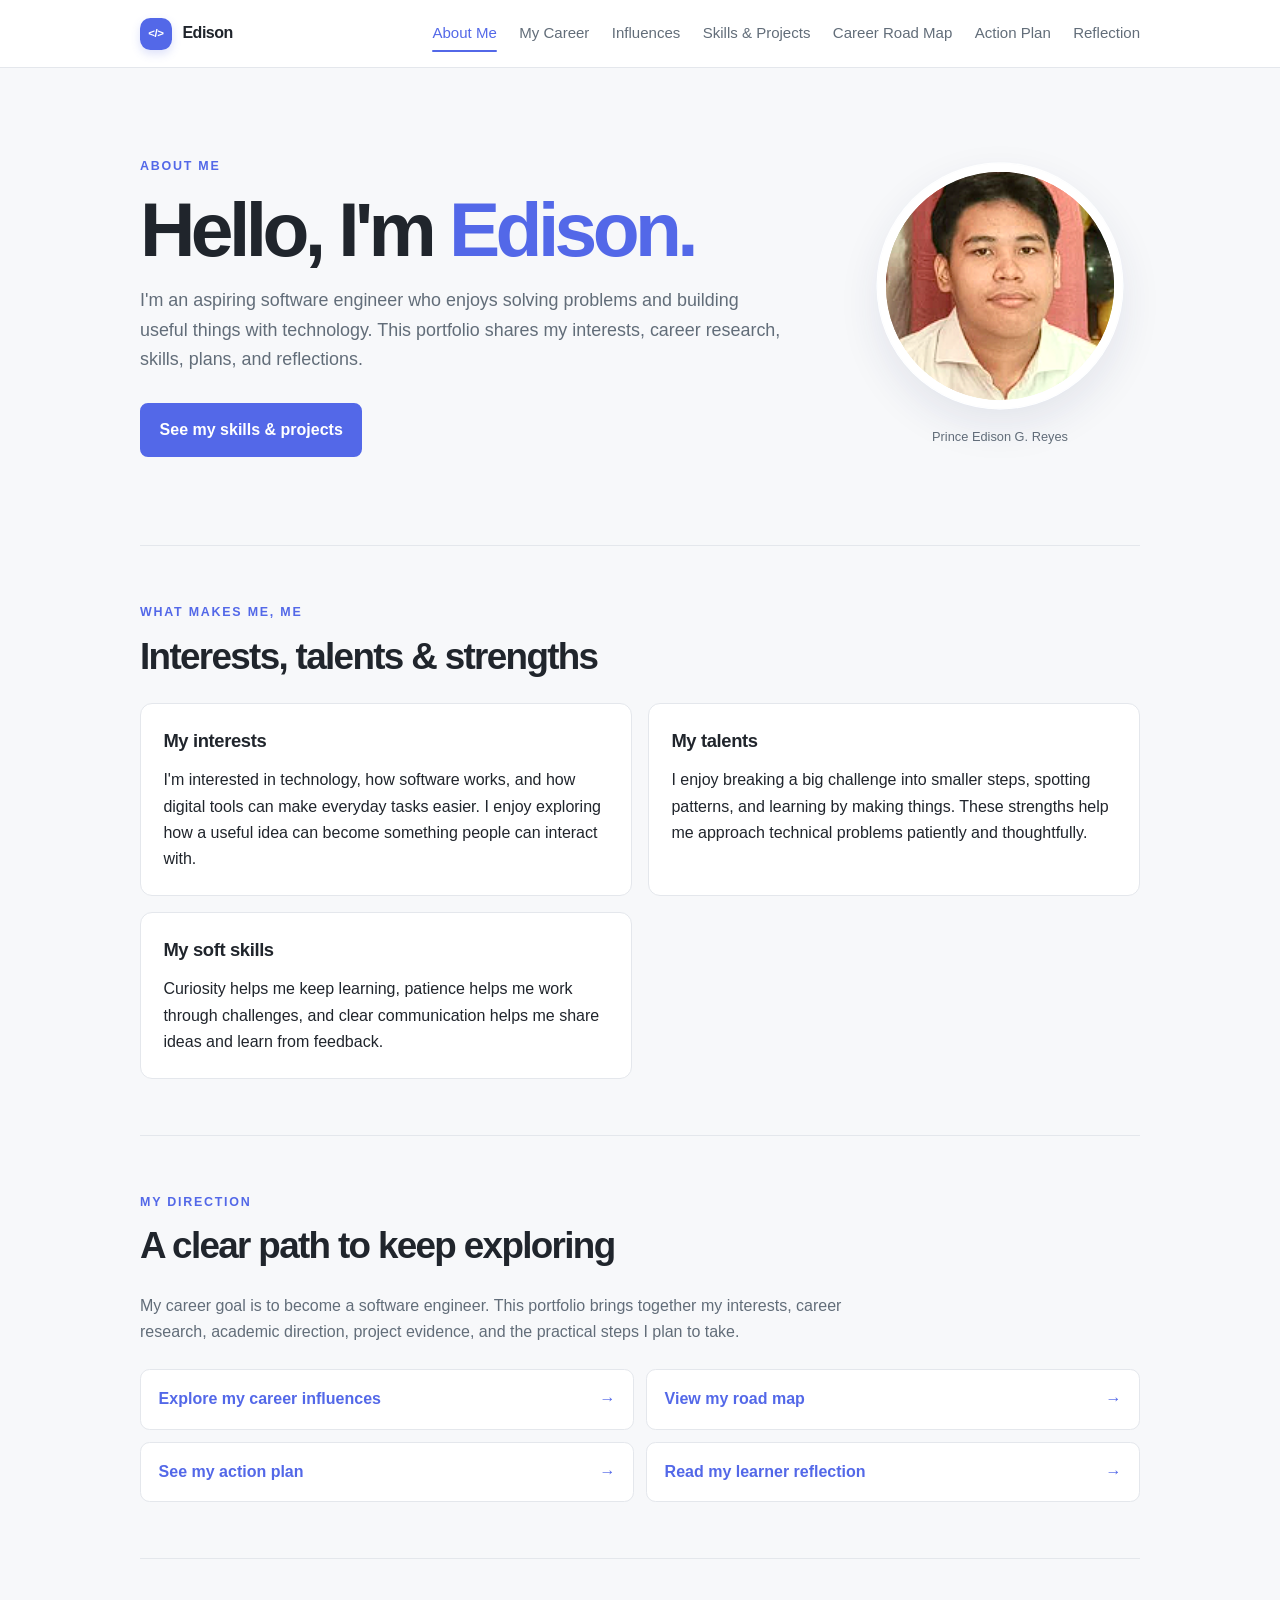
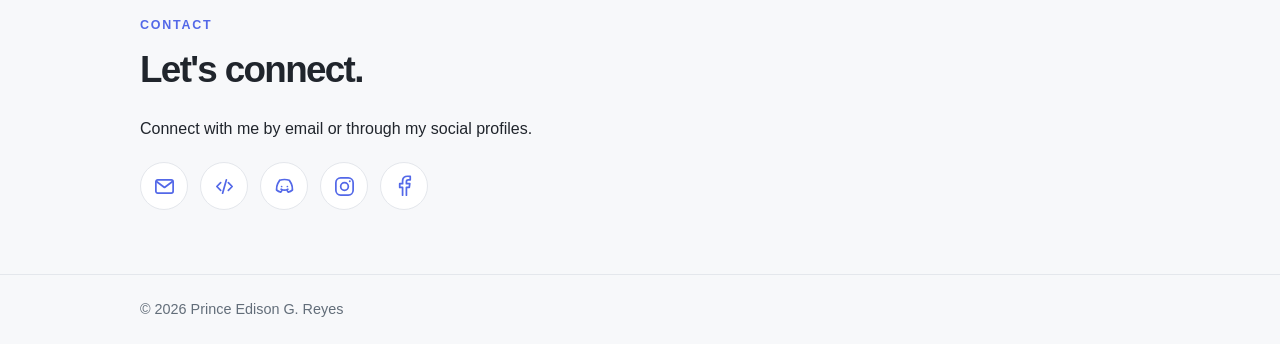
<file: index.html>
<!DOCTYPE html>
<html lang="en">
<head>
  <meta charset="UTF-8">
  <meta name="viewport" content="width=device-width, initial-scale=1.0">
  <meta name="description" content="About Prince Edison G. Reyes, an aspiring software engineer.">
  <title>About Me | Edison</title>
  <meta property="og:type" content="website">
  <meta property="og:title" content="Edison | Aspiring Software Engineer">
  <meta property="og:description" content="Explore my background, career goals, projects, and journey toward software engineering.">
  <meta property="og:url" content="https://lorddesso54.github.io/Portfolio/">
  <meta property="og:image" content="https://lorddesso54.github.io/Portfolio/portfolio-evidence.png">
  <meta property="og:image:alt" content="Screenshot of Edison's software engineering career portfolio">
  <meta name="twitter:card" content="summary_large_image">
  <meta name="twitter:title" content="Edison | Aspiring Software Engineer">
  <meta name="twitter:description" content="Explore my background, career goals, projects, and journey toward software engineering.">
  <meta name="twitter:image" content="https://lorddesso54.github.io/Portfolio/portfolio-evidence.png">
  <link rel="stylesheet" href="style.css">
</head>
<body>
  <header class="site-header">
    <div class="container nav">
      <a class="brand" href="index.html"><span class="brand-mark" aria-hidden="true">&lt;/&gt;</span><span>Edison</span></a>
      <nav aria-label="Main navigation">
        <a href="index.html" aria-current="page">About Me</a>
        <a href="career.html">My Career</a>
        <a href="influences.html">Influences</a>
        <a href="skills-projects.html">Skills &amp; Projects</a>
        <a href="career-roadmap.html">Career Road Map</a>
        <a href="action-plan.html">Action Plan</a>
        <a href="reflection.html">Reflection</a>
      </nav>
    </div>
  </header>

  <main class="container">
    <section class="hero about-hero" aria-labelledby="intro-title">
      <div class="hero-copy">
        <p class="eyebrow">About me</p>
        <h1 id="intro-title">Hello, I'm <span class="accent-text">Edison.</span></h1>
        <p class="intro">I'm an aspiring software engineer who enjoys solving problems and building useful things with technology. This portfolio shares my interests, career research, skills, plans, and reflections.</p>
        <a class="button" href="skills-projects.html">See my skills &amp; projects</a>
      </div>
      <figure class="portrait">
        <img class="profile-photo" src="profile-photo.jpg" alt="Portrait of Prince Edison G. Reyes">
        <figcaption class="photo-caption">Prince Edison G. Reyes</figcaption>
      </figure>
    </section>

    <section class="content-section" aria-labelledby="about-title">
      <p class="eyebrow">What makes me, me</p>
      <h2 class="section-title" id="about-title">Interests, talents &amp; strengths</h2>
      <div class="info-grid">
        <article class="info-card">
          <h3>My interests</h3>
          <p>I'm interested in technology, how software works, and how digital tools can make everyday tasks easier. I enjoy exploring how a useful idea can become something people can interact with.</p>
        </article>
        <article class="info-card">
          <h3>My talents</h3>
          <p>I enjoy breaking a big challenge into smaller steps, spotting patterns, and learning by making things. These strengths help me approach technical problems patiently and thoughtfully.</p>
        </article>
        <article class="info-card">
          <h3>My soft skills</h3>
          <p>Curiosity helps me keep learning, patience helps me work through challenges, and clear communication helps me share ideas and learn from feedback.</p>
        </article>
      </div>
    </section>

    <section class="content-section" aria-labelledby="reflection-preview-title">
      <p class="eyebrow">My direction</p>
      <h2 class="section-title" id="reflection-preview-title">A clear path to keep exploring</h2>
      <p class="section-lead">My career goal is to become a software engineer. This portfolio brings together my interests, career research, academic direction, project evidence, and the practical steps I plan to take.</p>
      <div class="quick-links">
        <a class="quick-link" href="influences.html">Explore my career influences <span aria-hidden="true">&rarr;</span></a>
        <a class="quick-link" href="career-roadmap.html">View my road map <span aria-hidden="true">&rarr;</span></a>
        <a class="quick-link" href="action-plan.html">See my action plan <span aria-hidden="true">&rarr;</span></a>
        <a class="quick-link" href="reflection.html">Read my learner reflection <span aria-hidden="true">&rarr;</span></a>
      </div>
    </section>

    <section class="content-section contact-section" aria-labelledby="contact-title">
      <p class="eyebrow">Contact</p>
      <h2 class="section-title" id="contact-title">Let's connect.</h2>
      <p>Connect with me by email or through my social profiles.</p>
      <div class="social-links" aria-label="Contact and social links">
        <a class="social-link" href="mailto:princeedisonreyes@gmail.com" aria-label="Email Edison" title="Email">
          <svg viewBox="0 0 24 24" aria-hidden="true">
            <rect x="3" y="5" width="18" height="14" rx="2"></rect>
            <path d="m4 7 8 6 8-6"></path>
          </svg>
        </a>
        <a class="social-link" href="https://github.com/lorddesso54" target="_blank" rel="noopener noreferrer" aria-label="Edison's GitHub profile" title="GitHub">
          <svg viewBox="0 0 24 24" aria-hidden="true">
            <path d="M8 8 4 12l4 4M16 8l4 4-4 4M14 5l-4 14"></path>
          </svg>
        </a>
        <a class="social-link" href="https://discord.com/users/559382779100397589" target="_blank" rel="noopener noreferrer" aria-label="Edison's Discord" title="Discord">
          <svg viewBox="0 0 24 24" aria-hidden="true">
            <path d="M7 5.5A16 16 0 0 1 12 4.7a16 16 0 0 1 5 .8l2 3.3a15 15 0 0 1 1.3 6.8 13 13 0 0 1-4.5 2.3l-1-1.6M9.2 16.3l-1 1.6a13 13 0 0 1-4.5-2.3A15 15 0 0 1 5 8.8l2-3.3"></path>
            <path d="M9 12h.01M15 12h.01M8.5 14.8a7 7 0 0 0 7 0"></path>
          </svg>
        </a>
        <a class="social-link" href="https://www.instagram.com/dessooo0/?hl=el" target="_blank" rel="noopener noreferrer" aria-label="Edison's Instagram profile" title="Instagram">
          <svg viewBox="0 0 24 24" aria-hidden="true">
            <rect x="3" y="3" width="18" height="18" rx="5"></rect>
            <circle cx="12" cy="12" r="4"></circle>
            <circle class="icon-dot" cx="17.5" cy="6.5" r="1"></circle>
          </svg>
        </a>
        <a class="social-link" href="https://www.facebook.com/princeedison.reyes.1" target="_blank" rel="noopener noreferrer" aria-label="Edison's Facebook profile" title="Facebook">
          <svg viewBox="0 0 24 24" aria-hidden="true">
            <path d="M14 21v-8h3l.5-4H14V7c0-1.2.4-2 2-2h2V1.5c-.8-.1-1.8-.2-3-.2-3 0-5 1.8-5 5.2V9H7v4h3v8"></path>
          </svg>
        </a>
      </div>
    </section>
  </main>

  <footer class="site-footer">
    <div class="container">
      <p>&copy; <span id="current-year"></span> Prince Edison G. Reyes</p>
    </div>
  </footer>
  <script src="script.js"></script>
</body>
</html>
</file>
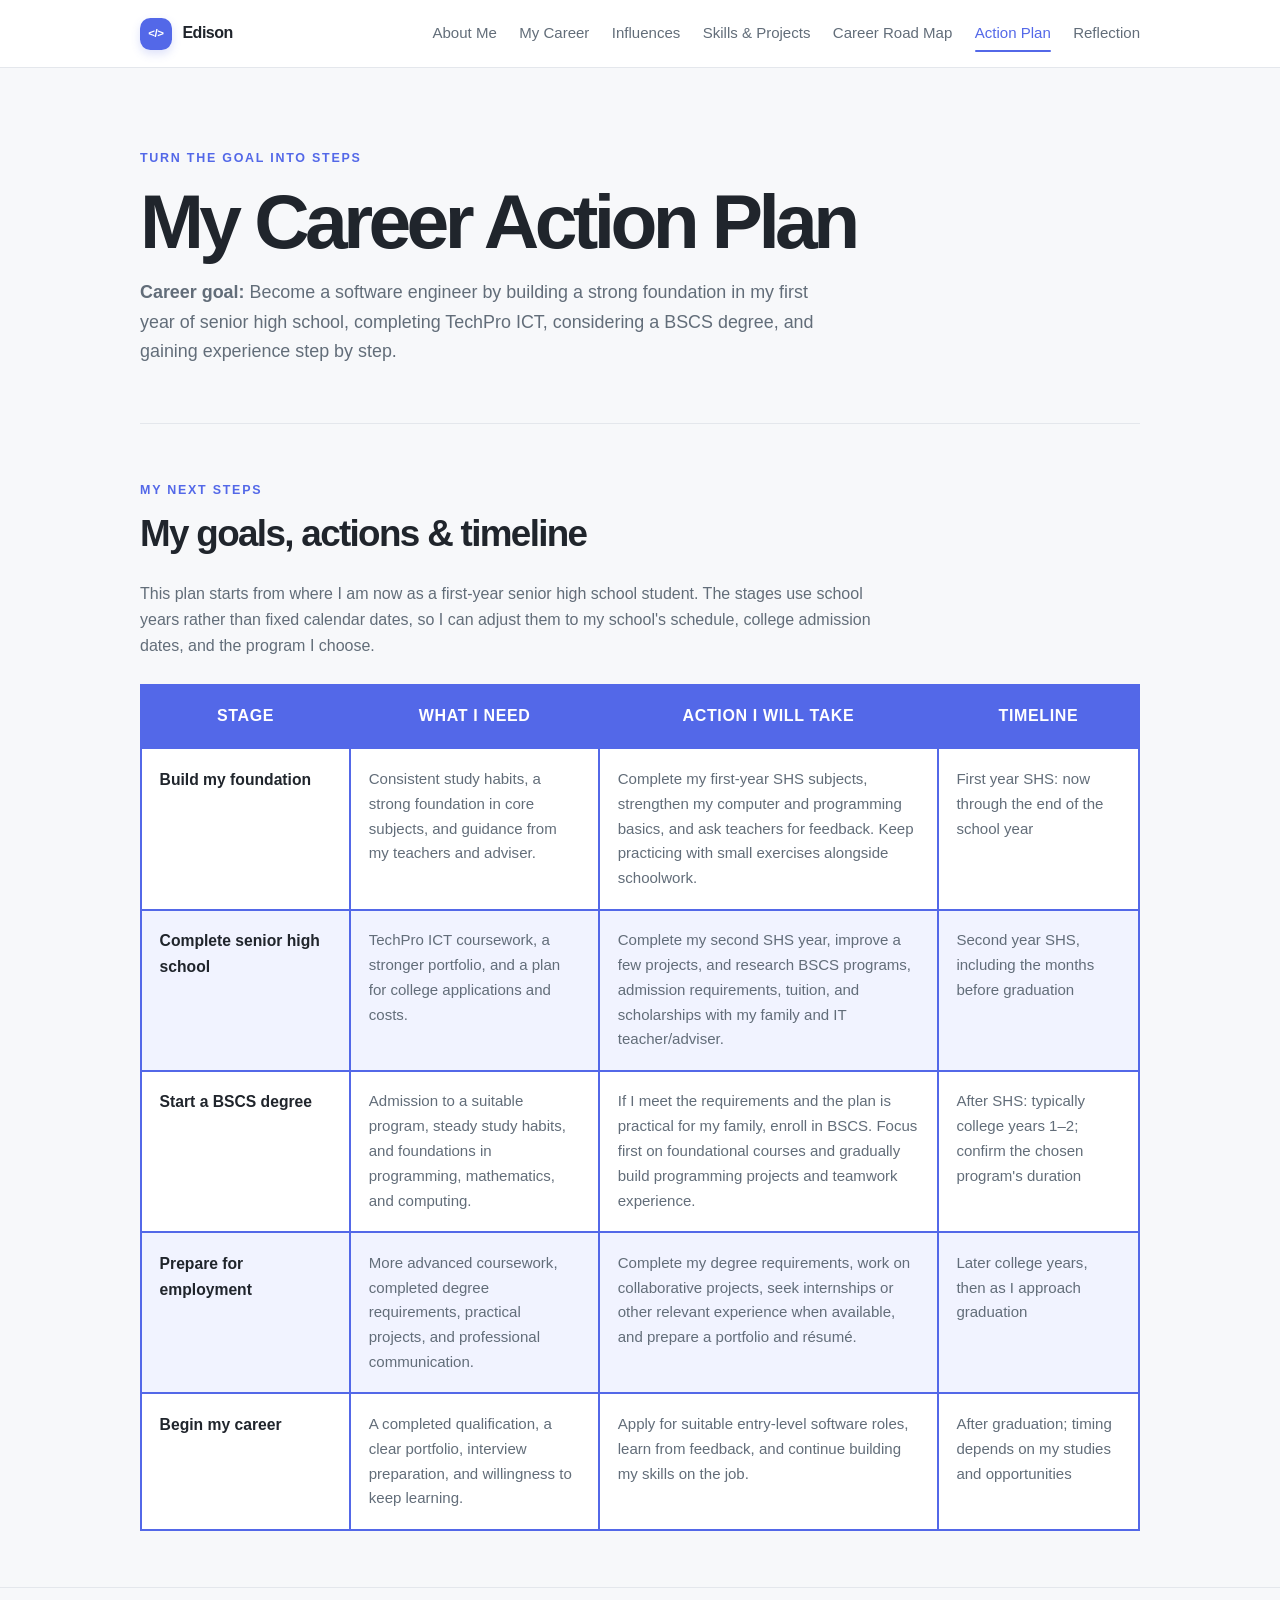
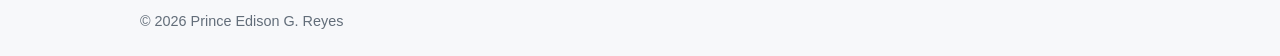
<file: action-plan.html>
<!DOCTYPE html>
<html lang="en">
<head>
  <meta charset="UTF-8">
  <meta name="viewport" content="width=device-width, initial-scale=1.0">
  <meta name="description" content="My timeline and action plan for preparing for a software engineering career.">
  <title>Career Action Plan | Edison</title>
  <link rel="stylesheet" href="style.css?v=3">
</head>
<body>
  <header class="site-header">
    <div class="container nav">
      <a class="brand" href="index.html"><span class="brand-mark" aria-hidden="true">&lt;/&gt;</span><span>Edison</span></a>
      <nav aria-label="Main navigation">
        <a href="index.html">About Me</a>
        <a href="career.html">My Career</a>
        <a href="influences.html">Influences</a>
        <a href="skills-projects.html">Skills &amp; Projects</a>
        <a href="career-roadmap.html">Career Road Map</a>
        <a href="action-plan.html" aria-current="page">Action Plan</a>
        <a href="reflection.html">Reflection</a>
      </nav>
    </div>
  </header>

  <main class="container">
    <section class="page-intro" aria-labelledby="page-title">
      <p class="eyebrow">Turn the goal into steps</p>
      <h1 id="page-title">My Career Action Plan</h1>
      <p class="intro"><strong>Career goal:</strong> Become a software engineer by building a strong foundation in my first year of senior high school, completing TechPro ICT, considering a BSCS degree, and gaining experience step by step.</p>
    </section>

    <section class="content-section" aria-labelledby="timeline-title">
      <p class="eyebrow">My next steps</p>
      <h2 class="section-title" id="timeline-title">My goals, actions &amp; timeline</h2>
      <p class="section-lead">This plan starts from where I am now as a first-year senior high school student. The stages use school years rather than fixed calendar dates, so I can adjust them to my school's schedule, college admission dates, and the program I choose.</p>
      <div class="action-table-wrap" role="region" aria-label="Career action plan table" tabindex="0">
        <table class="action-plan-table">
          <thead>
            <tr>
              <th scope="col">Stage</th>
              <th scope="col">What I Need</th>
              <th scope="col">Action I Will Take</th>
              <th scope="col">Timeline</th>
            </tr>
          </thead>
          <tbody>
            <tr>
              <th scope="row">Build my foundation</th>
              <td>Consistent study habits, a strong foundation in core subjects, and guidance from my teachers and adviser.</td>
              <td>Complete my first-year SHS subjects, strengthen my computer and programming basics, and ask teachers for feedback. Keep practicing with small exercises alongside schoolwork.</td>
              <td>First year SHS: now through the end of the school year</td>
            </tr>
            <tr>
              <th scope="row">Complete senior high school</th>
              <td>TechPro ICT coursework, a stronger portfolio, and a plan for college applications and costs.</td>
              <td>Complete my second SHS year, improve a few projects, and research BSCS programs, admission requirements, tuition, and scholarships with my family and IT teacher/adviser.</td>
              <td>Second year SHS, including the months before graduation</td>
            </tr>
            <tr>
              <th scope="row">Start a BSCS degree</th>
              <td>Admission to a suitable program, steady study habits, and foundations in programming, mathematics, and computing.</td>
              <td>If I meet the requirements and the plan is practical for my family, enroll in BSCS. Focus first on foundational courses and gradually build programming projects and teamwork experience.</td>
              <td>After SHS: typically college years 1–2; confirm the chosen program's duration</td>
            </tr>
            <tr>
              <th scope="row">Prepare for employment</th>
              <td>More advanced coursework, completed degree requirements, practical projects, and professional communication.</td>
              <td>Complete my degree requirements, work on collaborative projects, seek internships or other relevant experience when available, and prepare a portfolio and résumé.</td>
              <td>Later college years, then as I approach graduation</td>
            </tr>
            <tr>
              <th scope="row">Begin my career</th>
              <td>A completed qualification, a clear portfolio, interview preparation, and willingness to keep learning.</td>
              <td>Apply for suitable entry-level software roles, learn from feedback, and continue building my skills on the job.</td>
              <td>After graduation; timing depends on my studies and opportunities</td>
            </tr>
          </tbody>
        </table>
      </div>
    </section>

  </main>

  <footer class="site-footer">
    <div class="container"><p>&copy; <span id="current-year"></span> Prince Edison G. Reyes</p></div>
  </footer>
  <script src="script.js"></script>
</body>
</html>
</file>
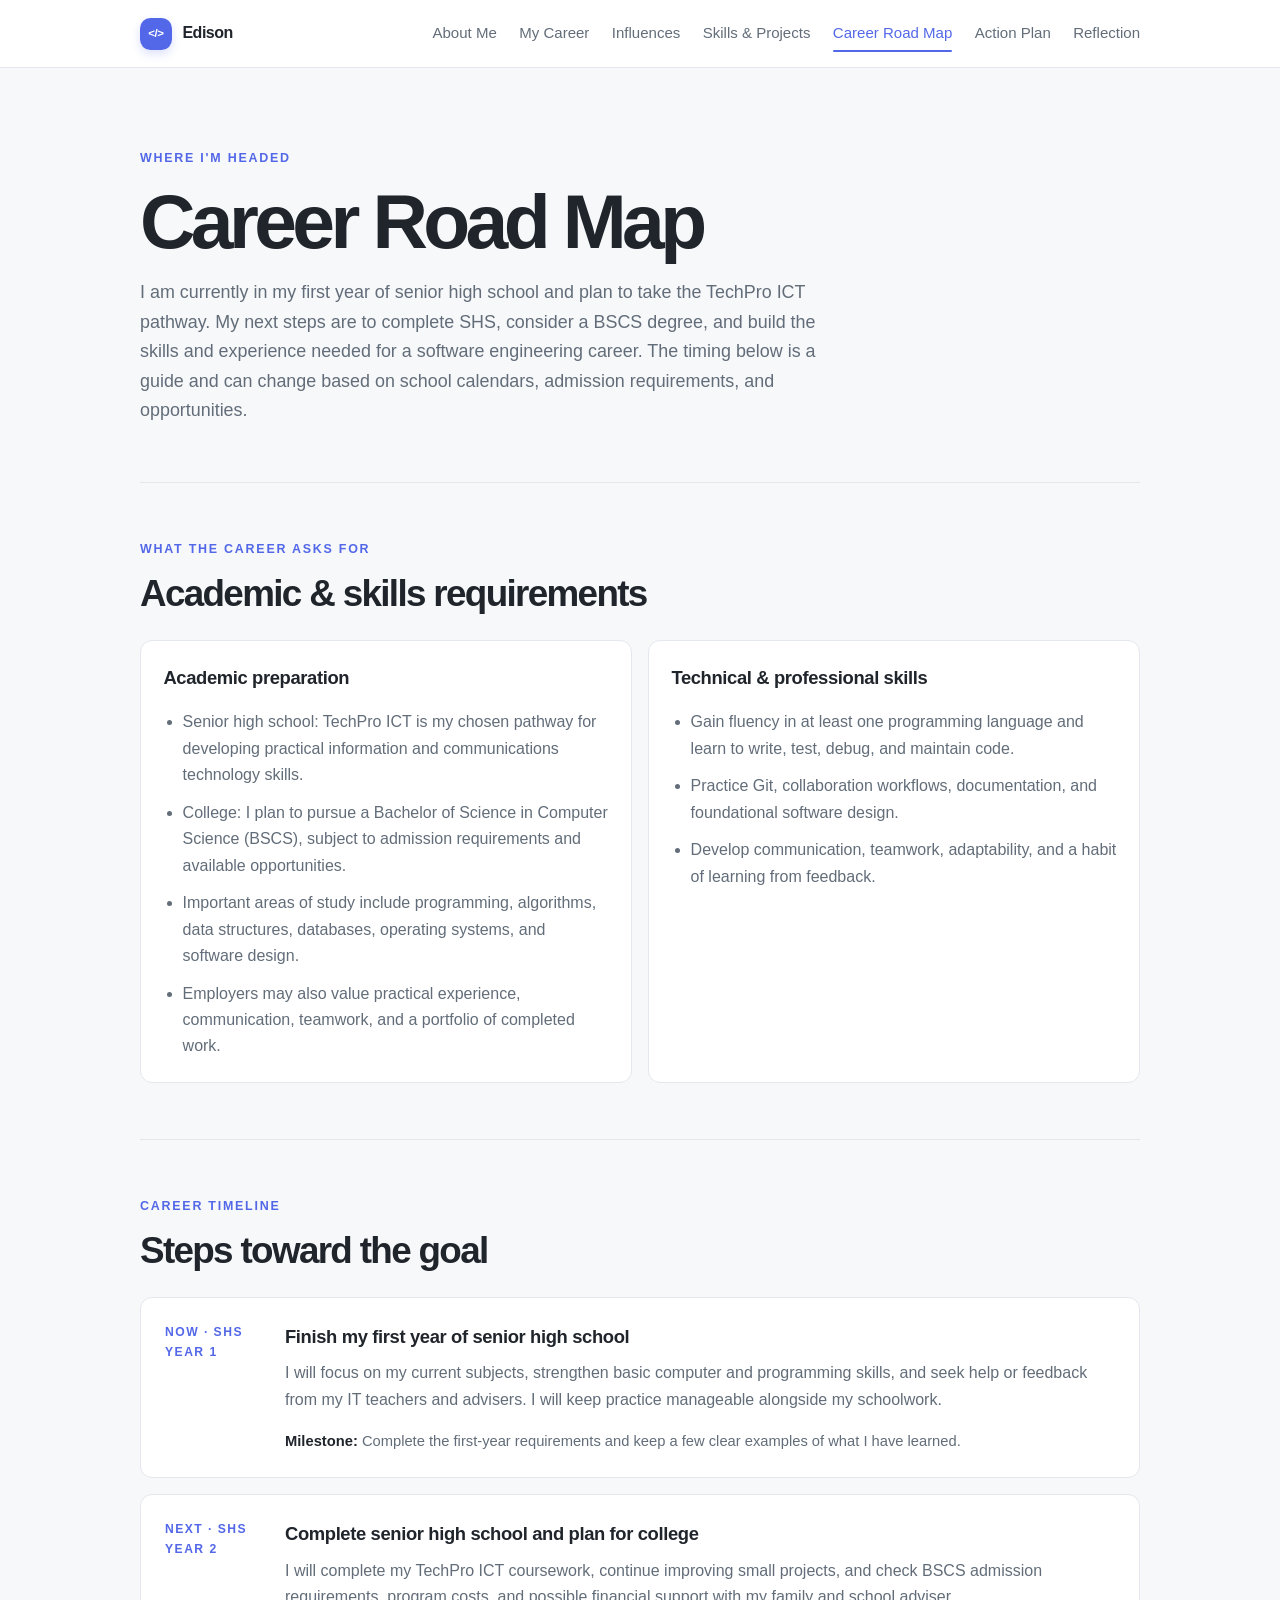
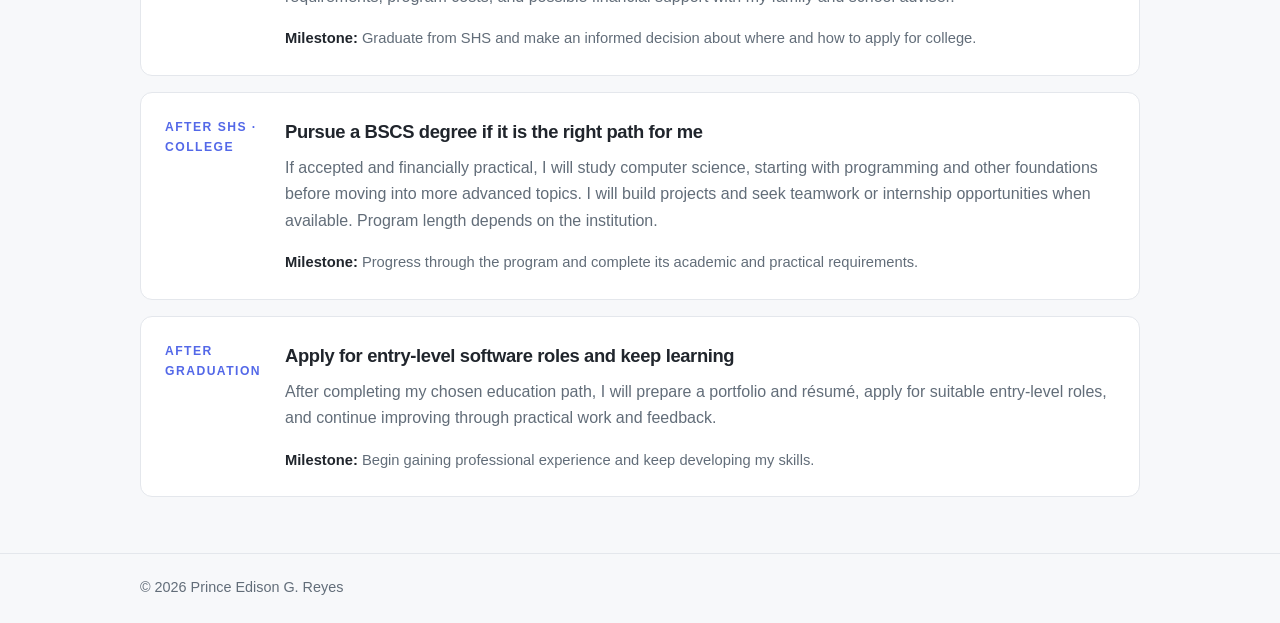
<file: career-roadmap.html>
<!DOCTYPE html>
<html lang="en">
<head>
  <meta charset="UTF-8">
  <meta name="viewport" content="width=device-width, initial-scale=1.0">
  <meta name="description" content="Academic and skills plan for becoming a software engineer.">
  <title>Career Road Map | Edison</title>
  <link rel="stylesheet" href="style.css">
</head>
<body>
  <header class="site-header">
    <div class="container nav">
      <a class="brand" href="index.html"><span class="brand-mark" aria-hidden="true">&lt;/&gt;</span><span>Edison</span></a>
      <nav aria-label="Main navigation">
        <a href="index.html">About Me</a>
        <a href="career.html">My Career</a>
        <a href="influences.html">Influences</a>
        <a href="skills-projects.html">Skills &amp; Projects</a>
        <a href="career-roadmap.html" aria-current="page">Career Road Map</a>
        <a href="action-plan.html">Action Plan</a>
        <a href="reflection.html">Reflection</a>
      </nav>
    </div>
  </header>

  <main class="container">
    <section class="page-intro" aria-labelledby="page-title">
      <p class="eyebrow">Where I'm headed</p>
      <h1 id="page-title">Career Road Map</h1>
      <p class="intro">I am currently in my first year of senior high school and plan to take the TechPro ICT pathway. My next steps are to complete SHS, consider a BSCS degree, and build the skills and experience needed for a software engineering career. The timing below is a guide and can change based on school calendars, admission requirements, and opportunities.</p>
    </section>

    <section class="content-section" aria-labelledby="requirements-title">
      <p class="eyebrow">What the career asks for</p>
      <h2 class="section-title" id="requirements-title">Academic &amp; skills requirements</h2>
      <div class="requirements-grid">
        <article class="info-card">
          <h3>Academic preparation</h3>
          <ul>
            <li>Senior high school: TechPro ICT is my chosen pathway for developing practical information and communications technology skills.</li>
            <li>College: I plan to pursue a Bachelor of Science in Computer Science (BSCS), subject to admission requirements and available opportunities.</li>
            <li>Important areas of study include programming, algorithms, data structures, databases, operating systems, and software design.</li>
            <li>Employers may also value practical experience, communication, teamwork, and a portfolio of completed work.</li>
          </ul>
        </article>
        <article class="info-card">
          <h3>Technical &amp; professional skills</h3>
          <ul>
            <li>Gain fluency in at least one programming language and learn to write, test, debug, and maintain code.</li>
            <li>Practice Git, collaboration workflows, documentation, and foundational software design.</li>
            <li>Develop communication, teamwork, adaptability, and a habit of learning from feedback.</li>
          </ul>
        </article>
      </div>
    </section>

    <section class="content-section" aria-labelledby="plan-title">
      <p class="eyebrow">Career timeline</p>
      <h2 class="section-title" id="plan-title">Steps toward the goal</h2>
      <ol class="roadmap">
        <li class="roadmap-step">
          <span class="step-label">NOW · SHS YEAR 1</span>
          <div>
            <h3>Finish my first year of senior high school</h3>
            <p>I will focus on my current subjects, strengthen basic computer and programming skills, and seek help or feedback from my IT teachers and advisers. I will keep practice manageable alongside my schoolwork.</p>
            <p class="milestone"><strong>Milestone:</strong> Complete the first-year requirements and keep a few clear examples of what I have learned.</p>
          </div>
        </li>
        <li class="roadmap-step">
          <span class="step-label">NEXT · SHS YEAR 2</span>
          <div>
            <h3>Complete senior high school and plan for college</h3>
            <p>I will complete my TechPro ICT coursework, continue improving small projects, and check BSCS admission requirements, program costs, and possible financial support with my family and school adviser.</p>
            <p class="milestone"><strong>Milestone:</strong> Graduate from SHS and make an informed decision about where and how to apply for college.</p>
          </div>
        </li>
        <li class="roadmap-step">
          <span class="step-label">AFTER SHS · COLLEGE</span>
          <div>
            <h3>Pursue a BSCS degree if it is the right path for me</h3>
            <p>If accepted and financially practical, I will study computer science, starting with programming and other foundations before moving into more advanced topics. I will build projects and seek teamwork or internship opportunities when available. Program length depends on the institution.</p>
            <p class="milestone"><strong>Milestone:</strong> Progress through the program and complete its academic and practical requirements.</p>
          </div>
        </li>
        <li class="roadmap-step">
          <span class="step-label">AFTER GRADUATION</span>
          <div>
            <h3>Apply for entry-level software roles and keep learning</h3>
            <p>After completing my chosen education path, I will prepare a portfolio and résumé, apply for suitable entry-level roles, and continue improving through practical work and feedback.</p>
            <p class="milestone"><strong>Milestone:</strong> Begin gaining professional experience and keep developing my skills.</p>
          </div>
        </li>
      </ol>
    </section>

  </main>

  <footer class="site-footer">
    <div class="container">
      <p>&copy; <span id="current-year"></span> Prince Edison G. Reyes</p>
    </div>
  </footer>
  <script src="script.js"></script>
</body>
</html>
</file>
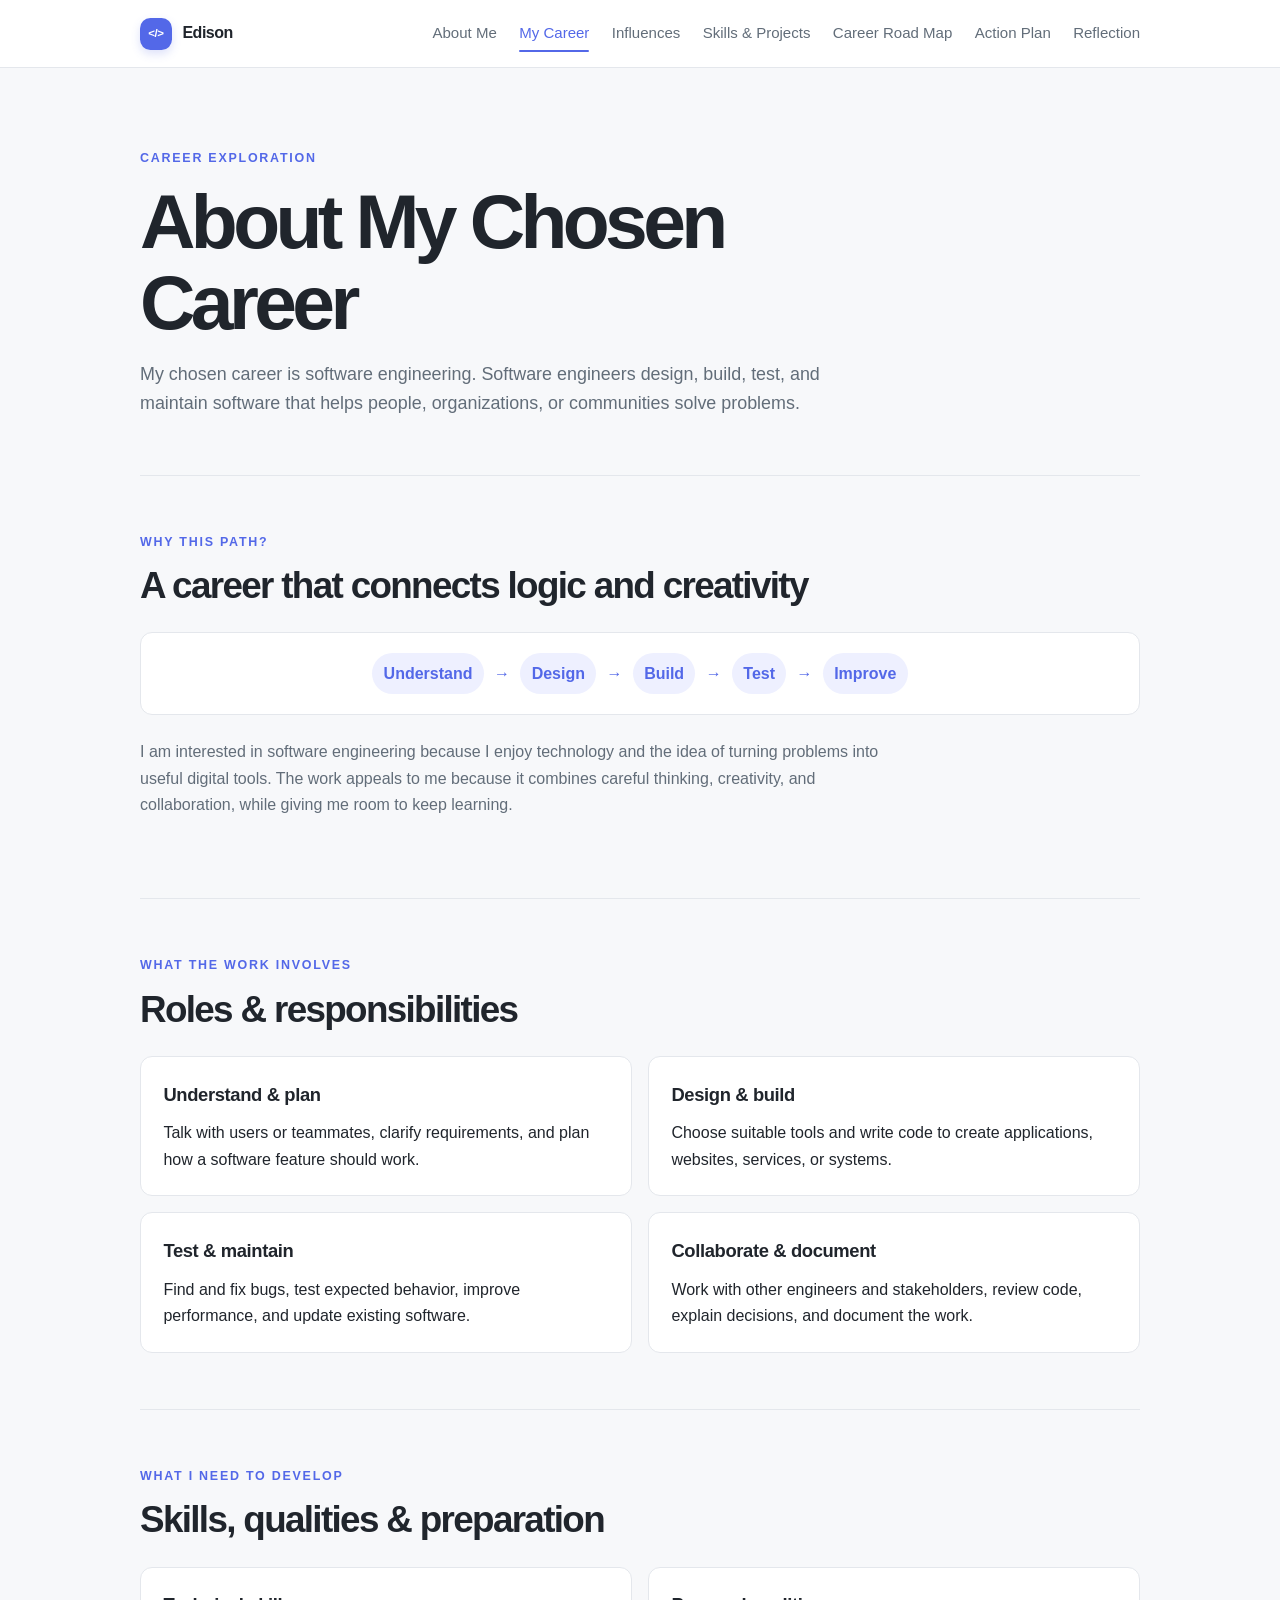
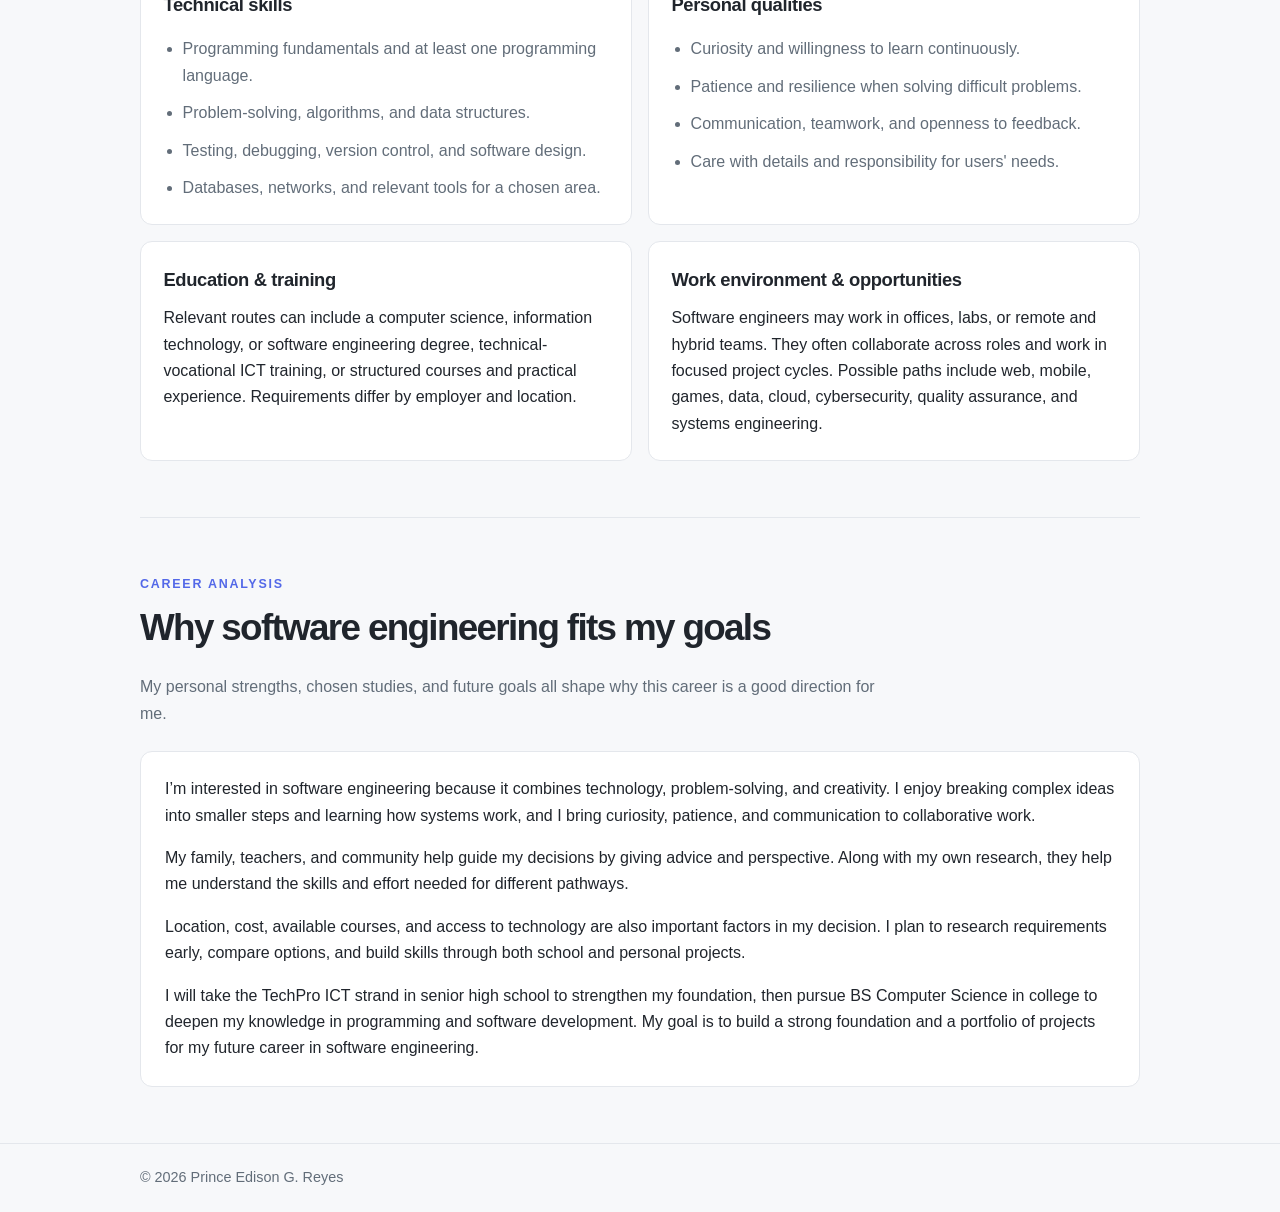
<file: career.html>
<!DOCTYPE html>
<html lang="en">
<head>
  <meta charset="UTF-8">
  <meta name="viewport" content="width=device-width, initial-scale=1.0">
  <meta name="description" content="My chosen career: software engineering, including responsibilities, skills, training, and career analysis.">
  <title>My Chosen Career | Edison</title>
  <link rel="stylesheet" href="style.css">
</head>
<body>
  <header class="site-header">
    <div class="container nav">
      <a class="brand" href="index.html"><span class="brand-mark" aria-hidden="true">&lt;/&gt;</span><span>Edison</span></a>
      <nav aria-label="Main navigation">
        <a href="index.html">About Me</a>
        <a href="career.html" aria-current="page">My Career</a>
        <a href="influences.html">Influences</a>
        <a href="skills-projects.html">Skills &amp; Projects</a>
        <a href="career-roadmap.html">Career Road Map</a>
        <a href="action-plan.html">Action Plan</a>
        <a href="reflection.html">Reflection</a>
      </nav>
    </div>
  </header>

  <main class="container">
    <section class="page-intro" aria-labelledby="page-title">
      <p class="eyebrow">Career exploration</p>
      <h1 id="page-title">About My Chosen Career</h1>
      <p class="intro">My chosen career is software engineering. Software engineers design, build, test, and maintain software that helps people, organizations, or communities solve problems.</p>
    </section>

    <section class="content-section" aria-labelledby="why-title">
      <p class="eyebrow">Why this path?</p>
      <h2 class="section-title" id="why-title">A career that connects logic and creativity</h2>
      <div class="career-visual" aria-label="Software engineering work cycle: understand, design, build, test, improve">
        <span>Understand</span><span aria-hidden="true">&rarr;</span>
        <span>Design</span><span aria-hidden="true">&rarr;</span>
        <span>Build</span><span aria-hidden="true">&rarr;</span>
        <span>Test</span><span aria-hidden="true">&rarr;</span>
        <span>Improve</span>
      </div>
      <p class="section-lead">I am interested in software engineering because I enjoy technology and the idea of turning problems into useful digital tools. The work appeals to me because it combines careful thinking, creativity, and collaboration, while giving me room to keep learning.</p>
    </section>

    <section class="content-section" aria-labelledby="responsibilities-title">
      <p class="eyebrow">What the work involves</p>
      <h2 class="section-title" id="responsibilities-title">Roles &amp; responsibilities</h2>
      <div class="info-grid">
        <article class="info-card">
          <h3>Understand &amp; plan</h3>
          <p>Talk with users or teammates, clarify requirements, and plan how a software feature should work.</p>
        </article>
        <article class="info-card">
          <h3>Design &amp; build</h3>
          <p>Choose suitable tools and write code to create applications, websites, services, or systems.</p>
        </article>
        <article class="info-card">
          <h3>Test &amp; maintain</h3>
          <p>Find and fix bugs, test expected behavior, improve performance, and update existing software.</p>
        </article>
        <article class="info-card">
          <h3>Collaborate &amp; document</h3>
          <p>Work with other engineers and stakeholders, review code, explain decisions, and document the work.</p>
        </article>
      </div>
    </section>

    <section class="content-section" aria-labelledby="career-skills-title">
      <p class="eyebrow">What I need to develop</p>
      <h2 class="section-title" id="career-skills-title">Skills, qualities &amp; preparation</h2>
      <div class="requirements-grid">
        <article class="info-card">
          <h3>Technical skills</h3>
          <ul>
            <li>Programming fundamentals and at least one programming language.</li>
            <li>Problem-solving, algorithms, and data structures.</li>
            <li>Testing, debugging, version control, and software design.</li>
            <li>Databases, networks, and relevant tools for a chosen area.</li>
          </ul>
        </article>
        <article class="info-card">
          <h3>Personal qualities</h3>
          <ul>
            <li>Curiosity and willingness to learn continuously.</li>
            <li>Patience and resilience when solving difficult problems.</li>
            <li>Communication, teamwork, and openness to feedback.</li>
            <li>Care with details and responsibility for users' needs.</li>
          </ul>
        </article>
        <article class="info-card">
          <h3>Education &amp; training</h3>
          <p>Relevant routes can include a computer science, information technology, or software engineering degree, technical-vocational ICT training, or structured courses and practical experience. Requirements differ by employer and location.</p>
        </article>
        <article class="info-card">
          <h3>Work environment &amp; opportunities</h3>
          <p>Software engineers may work in offices, labs, or remote and hybrid teams. They often collaborate across roles and work in focused project cycles. Possible paths include web, mobile, games, data, cloud, cybersecurity, quality assurance, and systems engineering.</p>
        </article>
      </div>
    </section>

    <section class="content-section" aria-labelledby="analysis-title">
      <p class="eyebrow">Career analysis</p>
      <h2 class="section-title" id="analysis-title">Why software engineering fits my goals</h2>
      <p class="section-lead">My personal strengths, chosen studies, and future goals all shape why this career is a good direction for me.</p>
      <div class="analysis-draft">
        <p>I’m interested in software engineering because it combines technology, problem-solving, and creativity. I enjoy breaking complex ideas into smaller steps and learning how systems work, and I bring curiosity, patience, and communication to collaborative work.</p>
        <p>My family, teachers, and community help guide my decisions by giving advice and perspective. Along with my own research, they help me understand the skills and effort needed for different pathways.</p>
        <p>Location, cost, available courses, and access to technology are also important factors in my decision. I plan to research requirements early, compare options, and build skills through both school and personal projects.</p>
        <p>I will take the TechPro ICT strand in senior high school to strengthen my foundation, then pursue BS Computer Science in college to deepen my knowledge in programming and software development. My goal is to build a strong foundation and a portfolio of projects for my future career in software engineering.</p>
      </div>
    </section>
  </main>

  <footer class="site-footer">
    <div class="container"><p>&copy; <span id="current-year"></span> Prince Edison G. Reyes</p></div>
  </footer>
  <script src="script.js"></script>
</body>
</html>
</file>
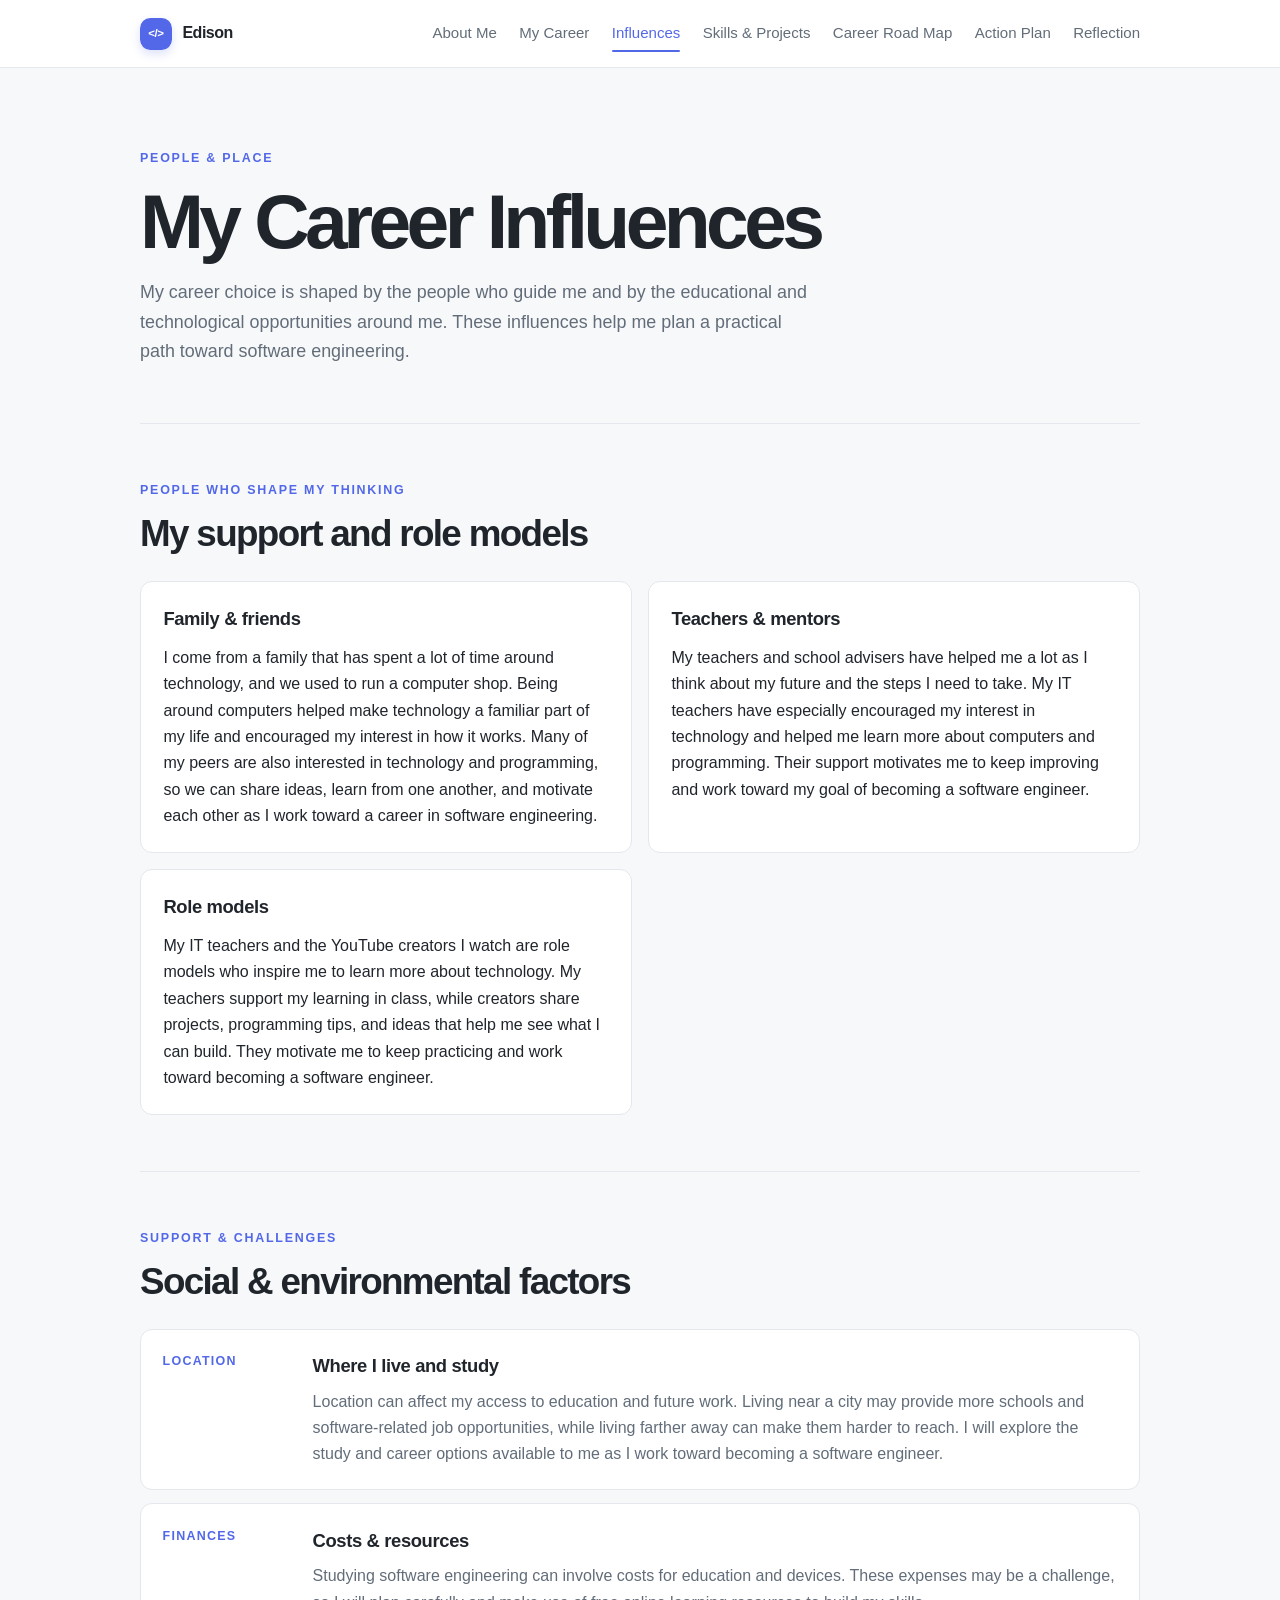
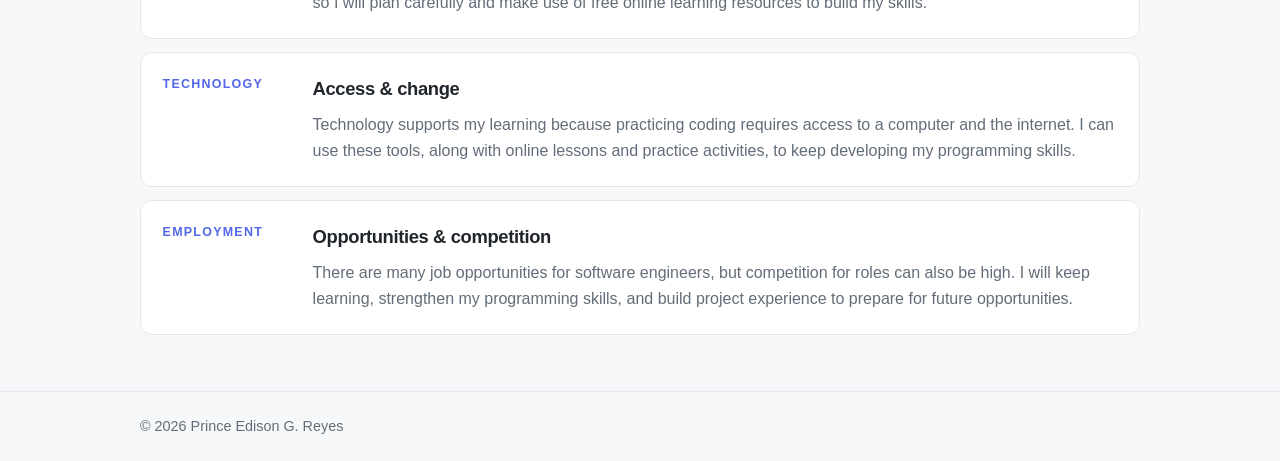
<file: influences.html>
<!DOCTYPE html>
<html lang="en">
<head>
  <meta charset="UTF-8">
  <meta name="viewport" content="width=device-width, initial-scale=1.0">
  <meta name="description" content="The people, community, and environmental factors influencing my career choice.">
  <title>Career Influences | Edison</title>
  <link rel="stylesheet" href="style.css">
</head>
<body>
  <header class="site-header">
    <div class="container nav">
      <a class="brand" href="index.html"><span class="brand-mark" aria-hidden="true">&lt;/&gt;</span><span>Edison</span></a>
      <nav aria-label="Main navigation">
        <a href="index.html">About Me</a>
        <a href="career.html">My Career</a>
        <a href="influences.html" aria-current="page">Influences</a>
        <a href="skills-projects.html">Skills &amp; Projects</a>
        <a href="career-roadmap.html">Career Road Map</a>
        <a href="action-plan.html">Action Plan</a>
        <a href="reflection.html">Reflection</a>
      </nav>
    </div>
  </header>

  <main class="container">
    <section class="page-intro" aria-labelledby="page-title">
      <p class="eyebrow">People &amp; place</p>
      <h1 id="page-title">My Career Influences</h1>
      <p class="intro">My career choice is shaped by the people who guide me and by the educational and technological opportunities around me. These influences help me plan a practical path toward software engineering.</p>
    </section>

    <section class="content-section" aria-labelledby="people-title">
      <p class="eyebrow">People who shape my thinking</p>
      <h2 class="section-title" id="people-title">My support and role models</h2>
      <div class="info-grid">
        <article class="info-card">
          <h3>Family &amp; friends</h3>
          <p>I come from a family that has spent a lot of time around technology, and we used to run a computer shop. Being around computers helped make technology a familiar part of my life and encouraged my interest in how it works. Many of my peers are also interested in technology and programming, so we can share ideas, learn from one another, and motivate each other as I work toward a career in software engineering.</p>
        </article>
        <article class="info-card">
          <h3>Teachers &amp; mentors</h3>
          <p>My teachers and school advisers have helped me a lot as I think about my future and the steps I need to take. My IT teachers have especially encouraged my interest in technology and helped me learn more about computers and programming. Their support motivates me to keep improving and work toward my goal of becoming a software engineer.</p>
        </article>
        <article class="info-card">
          <h3>Role models</h3>
          <p>My IT teachers and the YouTube creators I watch are role models who inspire me to learn more about technology. My teachers support my learning in class, while creators share projects, programming tips, and ideas that help me see what I can build. They motivate me to keep practicing and work toward becoming a software engineer.</p>
        </article>
      </div>
    </section>

    <section class="content-section" aria-labelledby="factors-title">
      <p class="eyebrow">Support &amp; challenges</p>
      <h2 class="section-title" id="factors-title">Social &amp; environmental factors</h2>
      <div class="factor-list">
        <article class="factor-row">
          <span class="factor-label">Location</span>
          <div>
            <h3>Where I live and study</h3>
            <p>Location can affect my access to education and future work. Living near a city may provide more schools and software-related job opportunities, while living farther away can make them harder to reach. I will explore the study and career options available to me as I work toward becoming a software engineer.</p>
          </div>
        </article>
        <article class="factor-row">
          <span class="factor-label">Finances</span>
          <div>
            <h3>Costs &amp; resources</h3>
            <p>Studying software engineering can involve costs for education and devices. These expenses may be a challenge, so I will plan carefully and make use of free online learning resources to build my skills.</p>
          </div>
        </article>
        <article class="factor-row">
          <span class="factor-label">Technology</span>
          <div>
            <h3>Access &amp; change</h3>
            <p>Technology supports my learning because practicing coding requires access to a computer and the internet. I can use these tools, along with online lessons and practice activities, to keep developing my programming skills.</p>
          </div>
        </article>
        <article class="factor-row">
          <span class="factor-label">Employment</span>
          <div>
            <h3>Opportunities &amp; competition</h3>
            <p>There are many job opportunities for software engineers, but competition for roles can also be high. I will keep learning, strengthen my programming skills, and build project experience to prepare for future opportunities.</p>
          </div>
        </article>
      </div>
    </section>
  </main>

  <footer class="site-footer">
    <div class="container"><p>&copy; <span id="current-year"></span> Prince Edison G. Reyes</p></div>
  </footer>
  <script src="script.js"></script>
</body>
</html>
</file>
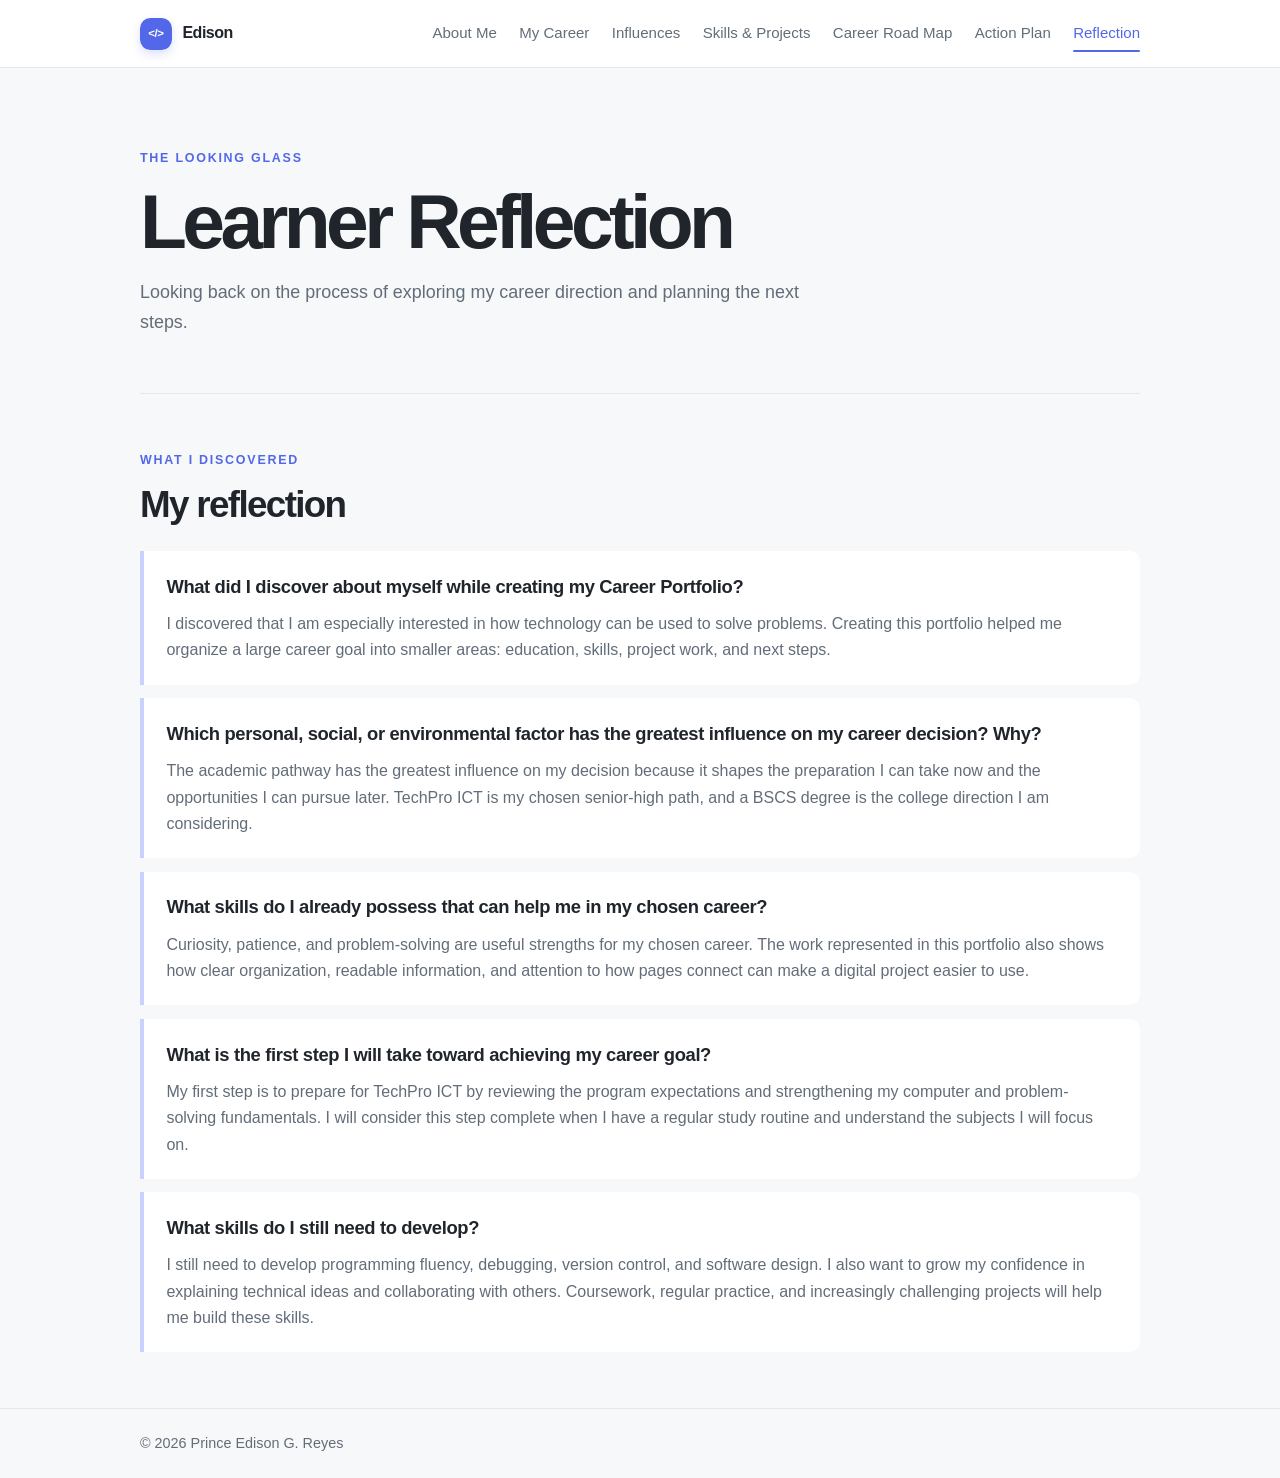
<file: reflection.html>
<!DOCTYPE html>
<html lang="en">
<head>
  <meta charset="UTF-8">
  <meta name="viewport" content="width=device-width, initial-scale=1.0">
  <meta name="description" content="Learner reflection on creating a career portfolio and planning next steps.">
  <title>Learner Reflection | Edison</title>
  <link rel="stylesheet" href="style.css">
</head>
<body>
  <header class="site-header">
    <div class="container nav">
      <a class="brand" href="index.html"><span class="brand-mark" aria-hidden="true">&lt;/&gt;</span><span>Edison</span></a>
      <nav aria-label="Main navigation">
        <a href="index.html">About Me</a>
        <a href="career.html">My Career</a>
        <a href="influences.html">Influences</a>
        <a href="skills-projects.html">Skills &amp; Projects</a>
        <a href="career-roadmap.html">Career Road Map</a>
        <a href="action-plan.html">Action Plan</a>
        <a href="reflection.html" aria-current="page">Reflection</a>
      </nav>
    </div>
  </header>

  <main class="container">
    <section class="page-intro" aria-labelledby="page-title">
      <p class="eyebrow">The looking glass</p>
      <h1 id="page-title">Learner Reflection</h1>
      <p class="intro">Looking back on the process of exploring my career direction and planning the next steps.</p>
    </section>

    <section class="content-section" aria-labelledby="reflection-title">
      <p class="eyebrow">What I discovered</p>
      <h2 class="section-title" id="reflection-title">My reflection</h2>
      <div class="reflection-list">
        <article class="reflection-prompt">
          <h3>What did I discover about myself while creating my Career Portfolio?</h3>
          <p>I discovered that I am especially interested in how technology can be used to solve problems. Creating this portfolio helped me organize a large career goal into smaller areas: education, skills, project work, and next steps.</p>
        </article>
        <article class="reflection-prompt">
          <h3>Which personal, social, or environmental factor has the greatest influence on my career decision? Why?</h3>
          <p>The academic pathway has the greatest influence on my decision because it shapes the preparation I can take now and the opportunities I can pursue later. TechPro ICT is my chosen senior-high path, and a BSCS degree is the college direction I am considering.</p>
        </article>
        <article class="reflection-prompt">
          <h3>What skills do I already possess that can help me in my chosen career?</h3>
          <p>Curiosity, patience, and problem-solving are useful strengths for my chosen career. The work represented in this portfolio also shows how clear organization, readable information, and attention to how pages connect can make a digital project easier to use.</p>
        </article>
        <article class="reflection-prompt">
          <h3>What is the first step I will take toward achieving my career goal?</h3>
          <p>My first step is to prepare for TechPro ICT by reviewing the program expectations and strengthening my computer and problem-solving fundamentals. I will consider this step complete when I have a regular study routine and understand the subjects I will focus on.</p>
        </article>
        <article class="reflection-prompt">
          <h3>What skills do I still need to develop?</h3>
          <p>I still need to develop programming fluency, debugging, version control, and software design. I also want to grow my confidence in explaining technical ideas and collaborating with others. Coursework, regular practice, and increasingly challenging projects will help me build these skills.</p>
        </article>
      </div>
    </section>

  </main>

  <footer class="site-footer">
    <div class="container"><p>&copy; <span id="current-year"></span> Prince Edison G. Reyes</p></div>
  </footer>
  <script src="script.js"></script>
</body>
</html>
</file>
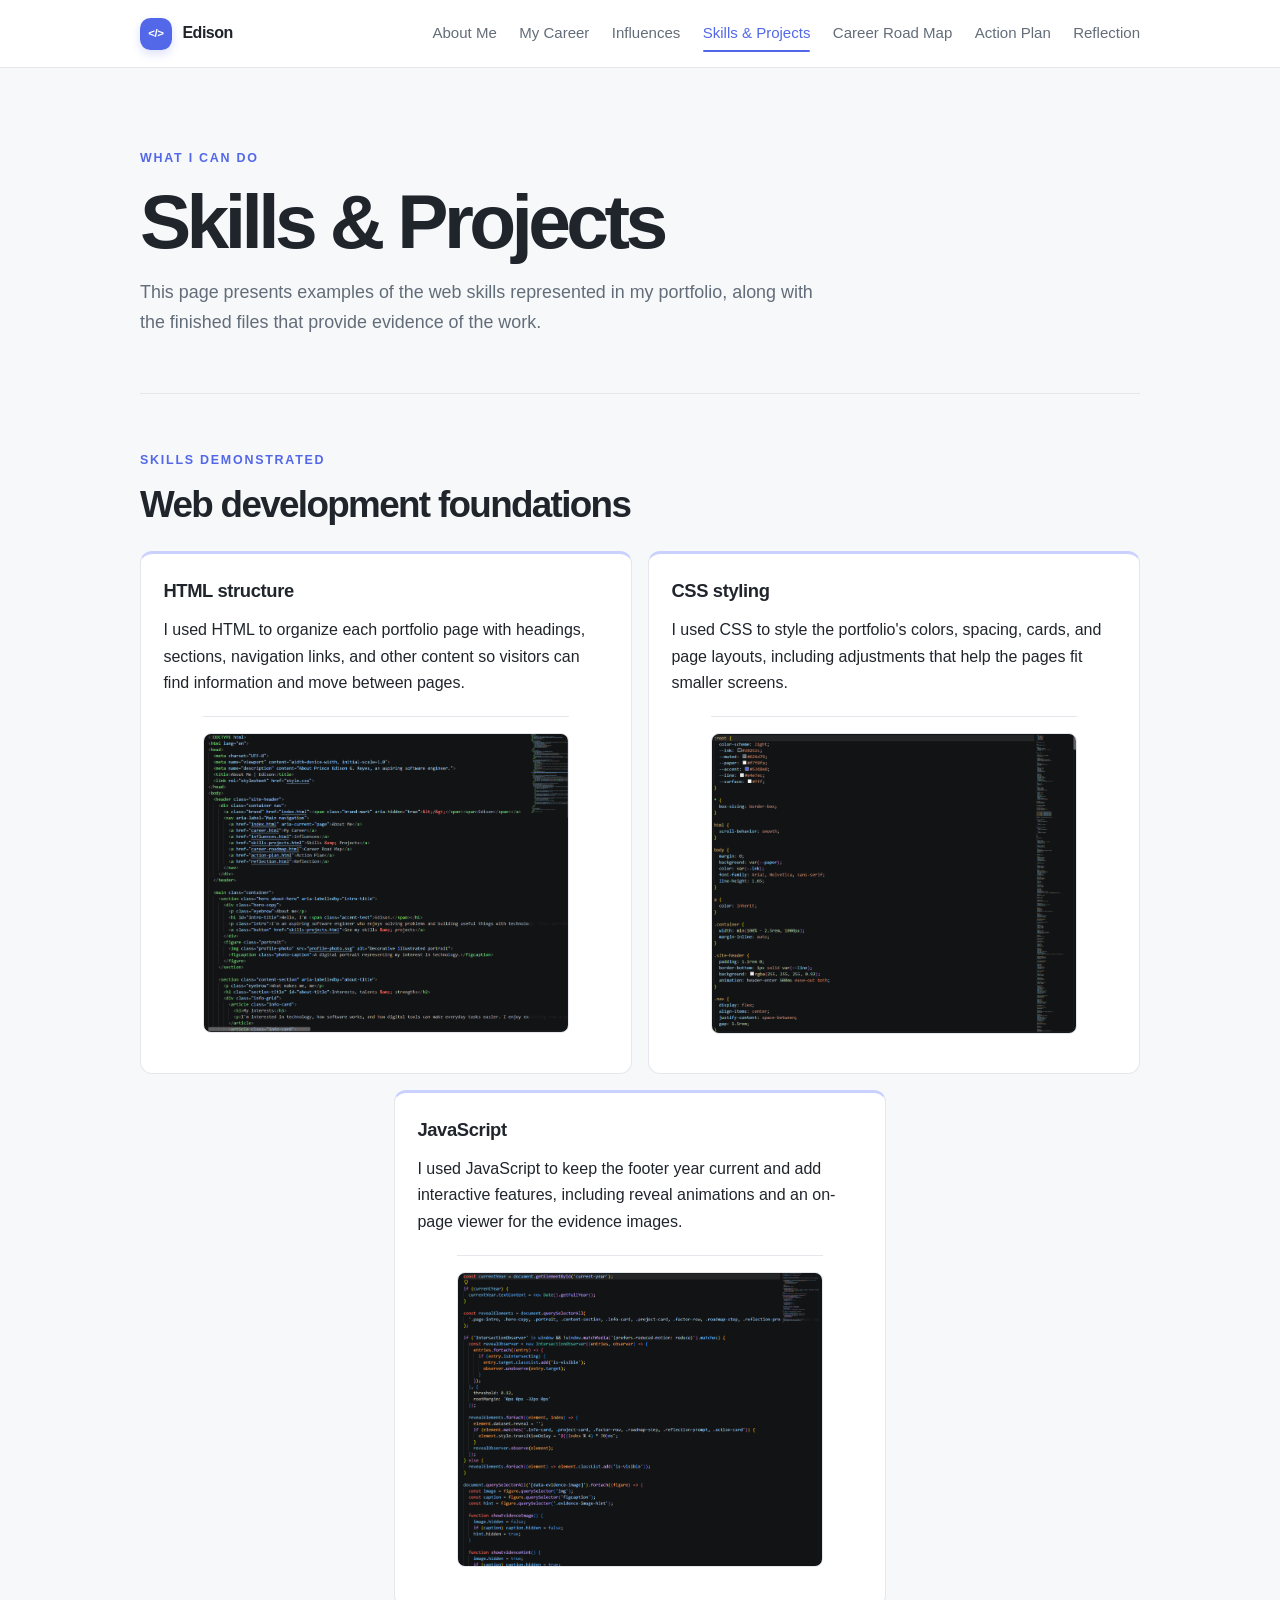
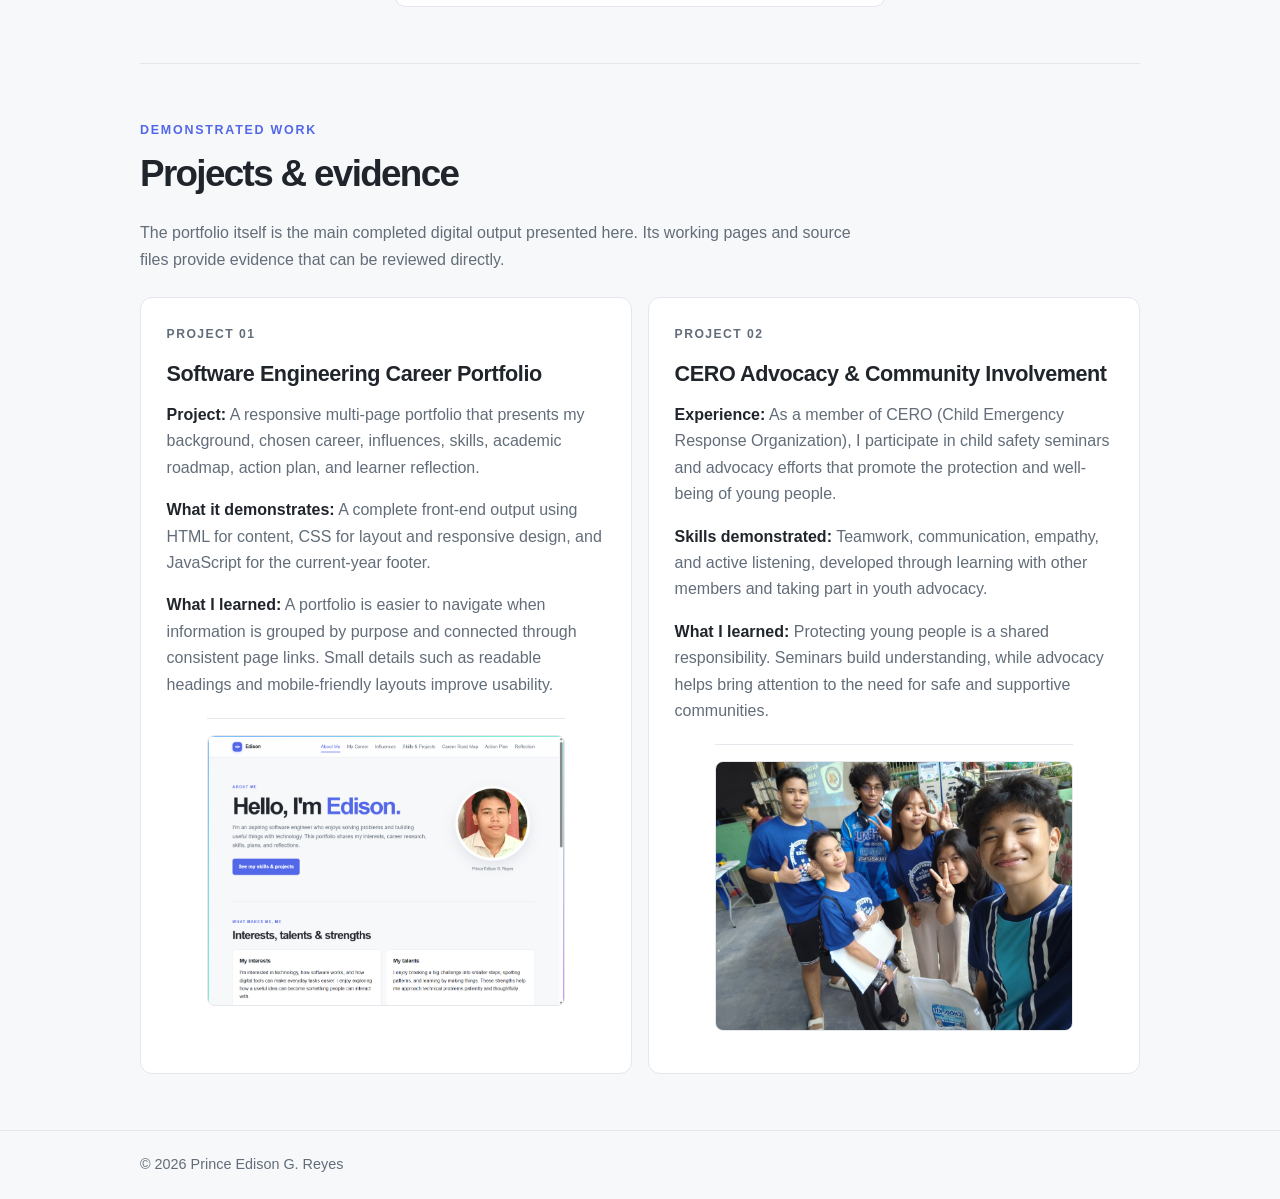
<file: skills-projects.html>
<!DOCTYPE html>
<html lang="en">
<head>
  <meta charset="UTF-8">
  <meta name="viewport" content="width=device-width, initial-scale=1.0">
  <meta name="description" content="Software engineering skills and project evidence for Prince Edison G. Reyes.">
  <title>Skills &amp; Projects | Edison</title>
  <link rel="stylesheet" href="style.css">
</head>
<body>
  <header class="site-header">
    <div class="container nav">
      <a class="brand" href="index.html"><span class="brand-mark" aria-hidden="true">&lt;/&gt;</span><span>Edison</span></a>
      <nav aria-label="Main navigation">
        <a href="index.html">About Me</a>
        <a href="career.html">My Career</a>
        <a href="influences.html">Influences</a>
        <a href="skills-projects.html" aria-current="page">Skills &amp; Projects</a>
        <a href="career-roadmap.html">Career Road Map</a>
        <a href="action-plan.html">Action Plan</a>
        <a href="reflection.html">Reflection</a>
      </nav>
    </div>
  </header>

  <main class="container">
    <section class="page-intro" aria-labelledby="page-title">
      <p class="eyebrow">What I can do</p>
      <h1 id="page-title">Skills &amp; Projects</h1>
      <p class="intro">This page presents examples of the web skills represented in my portfolio, along with the finished files that provide evidence of the work.</p>
    </section>

    <section class="content-section" aria-labelledby="skills-title">
      <p class="eyebrow">Skills demonstrated</p>
      <h2 class="section-title" id="skills-title">Web development foundations</h2>
      <div class="skills-grid">
        <article class="info-card skill-card">
          <h3>HTML structure</h3>
          <p>I used HTML to organize each portfolio page with headings, sections, navigation links, and other content so visitors can find information and move between pages.</p>
          <figure class="evidence-image" data-evidence-image>
            <a href="html-evidence.png" data-image-viewer aria-label="View the HTML evidence image full size">
              <img src="html-evidence.png" alt="HTML code screenshot evidence" hidden>
            </a>
          </figure>
        </article>
        <article class="info-card skill-card">
          <h3>CSS styling</h3>
          <p>I used CSS to style the portfolio's colors, spacing, cards, and page layouts, including adjustments that help the pages fit smaller screens.</p>
          <figure class="evidence-image" data-evidence-image>
            <a href="css-evidence.png" data-image-viewer aria-label="View the CSS evidence image full size">
              <img src="css-evidence.png" alt="Screenshot of my CSS code" hidden>
            </a>
          </figure>
        </article>
        <article class="info-card skill-card">
          <h3>JavaScript</h3>
          <p>I used JavaScript to keep the footer year current and add interactive features, including reveal animations and an on-page viewer for the evidence images.</p>
          <figure class="evidence-image" data-evidence-image>
            <a href="javascript-evidence.png" data-image-viewer aria-label="View the JavaScript evidence image full size">
              <img src="javascript-evidence.png" alt="Screenshot of my JavaScript code" hidden>
            </a>
          </figure>
        </article>
      </div>
    </section>

    <section class="content-section" aria-labelledby="projects-title">
      <p class="eyebrow">Demonstrated work</p>
      <h2 class="section-title" id="projects-title">Projects &amp; evidence</h2>
      <p class="section-lead">The portfolio itself is the main completed digital output presented here. Its working pages and source files provide evidence that can be reviewed directly.</p>
      <div class="project-grid">
        <article class="project-card">
          <p class="project-number">PROJECT 01</p>
          <h3>Software Engineering Career Portfolio</h3>
          <p><strong>Project:</strong> A responsive multi-page portfolio that presents my background, chosen career, influences, skills, academic roadmap, action plan, and learner reflection.</p>
          <p><strong>What it demonstrates:</strong> A complete front-end output using HTML for content, CSS for layout and responsive design, and JavaScript for the current-year footer.</p>
          <p><strong>What I learned:</strong> A portfolio is easier to navigate when information is grouped by purpose and connected through consistent page links. Small details such as readable headings and mobile-friendly layouts improve usability.</p>
          <figure class="evidence-image" data-evidence-image>
            <a href="portfolio-evidence.png" data-image-viewer aria-label="View the software engineering portfolio evidence image full size">
              <img src="portfolio-evidence.png" alt="Screenshot of the completed software engineering career portfolio" hidden>
            </a>
          </figure>
        </article>
        <article class="project-card">
          <p class="project-number">PROJECT 02</p>
          <h3>CERO Advocacy & Community Involvement</h3>
          <p><strong>Experience:</strong> As a member of CERO (Child Emergency Response Organization), I participate in child safety seminars and advocacy efforts that promote the protection and well-being of young people.</p>
          <p><strong>Skills demonstrated:</strong> Teamwork, communication, empathy, and active listening, developed through learning with other members and taking part in youth advocacy.</p>
          <p><strong>What I learned:</strong> Protecting young people is a shared responsibility. Seminars build understanding, while advocacy helps bring attention to the need for safe and supportive communities.</p>
          <figure class="evidence-image" data-evidence-image>
            <a href="cero-evidence.png" data-image-viewer aria-label="View the CERO evidence image full size">
              <img src="cero-evidence.png" alt="CERO members participating in a child safety and youth advocacy activity" hidden>
            </a>
          </figure>
        </article>
      </div>
    </section>
  </main>

  <dialog class="image-viewer" aria-label="Full-size evidence image">
    <button class="image-viewer-close" type="button" aria-label="Close image">×</button>
    <img src="html-evidence.png" alt="">
  </dialog>

  <footer class="site-footer">
    <div class="container">
      <p>&copy; <span id="current-year"></span> Prince Edison G. Reyes</p>
    </div>
  </footer>
  <script src="script.js"></script>
</body>
</html>
</file>
<file: style.css>
:root {
  color-scheme: light;
  --ink: #20252c;
  --muted: #626d79;
  --paper: #f7f8fa;
  --accent: #5368e8;
  --line: #e4e7ec;
  --surface: #fff;
}

* {
  box-sizing: border-box;
}

html {
  scroll-behavior: smooth;
}

body {
  margin: 0;
  background: var(--paper);
  color: var(--ink);
  font-family: Arial, Helvetica, sans-serif;
  line-height: 1.65;
}

a {
  color: inherit;
}

.container {
  width: min(100% - 2.5rem, 1000px);
  margin-inline: auto;
}

.site-header {
  position: sticky;
  top: 0;
  z-index: 10;
  padding: 1.1rem 0;
  border-bottom: 1px solid var(--line);
  background: rgba(255, 255, 255, 0.97);
  animation: header-enter 500ms ease-out both;
}

.nav {
  display: flex;
  align-items: center;
  justify-content: space-between;
  gap: 1.5rem;
}

.brand {
  display: inline-flex;
  align-items: center;
  gap: 0.65rem;
  flex-shrink: 0;
  font-weight: 700;
  letter-spacing: -0.03em;
  text-decoration: none;
}

.brand-mark {
  display: grid;
  width: 2rem;
  height: 2rem;
  place-items: center;
  border-radius: 0.65rem;
  background: var(--accent);
  color: #fff;
  font-size: 0.72rem;
  font-weight: 800;
  letter-spacing: -0.04em;
  box-shadow: 0 4px 10px rgba(83, 104, 232, 0.2);
}

nav {
  display: flex;
  flex-wrap: wrap;
  gap: 1.4rem;
}

nav a {
  position: relative;
  color: var(--muted);
  font-size: 0.94rem;
  text-decoration: none;
  text-underline-offset: 0.25em;
}

nav a::after {
  position: absolute;
  right: 0;
  bottom: -0.35rem;
  left: 0;
  height: 2px;
  border-radius: 2px;
  background: var(--accent);
  content: "";
  transform: scaleX(0);
  transform-origin: left center;
  transition: transform 220ms ease;
}

nav a:hover,
nav a:focus-visible,
nav a[aria-current="page"] {
  color: var(--accent);
}

nav a[aria-current="page"] {
  text-decoration: none;
}

nav a:hover::after,
nav a:focus-visible::after,
nav a[aria-current="page"]::after {
  transform: scaleX(1);
}

nav a:nth-child(1) { animation-delay: 80ms; }
nav a:nth-child(2) { animation-delay: 140ms; }
nav a:nth-child(3) { animation-delay: 200ms; }
nav a:nth-child(4) { animation-delay: 260ms; }
nav a:nth-child(5) { animation-delay: 320ms; }
nav a:nth-child(6) { animation-delay: 380ms; }
nav a:nth-child(7) { animation-delay: 440ms; }

nav a {
  animation: nav-link-enter 420ms ease-out both;
}

@keyframes header-enter {
  from {
    opacity: 0;
    transform: translateY(-12px);
  }

  to {
    opacity: 1;
    transform: translateY(0);
  }
}

@keyframes nav-link-enter {
  from {
    opacity: 0;
    transform: translateY(-6px);
  }

  to {
    opacity: 1;
    transform: translateY(0);
  }
}

h1,
h2,
h3,
p {
  margin-top: 0;
}

h1 {
  max-width: 760px;
  margin-bottom: 1rem;
  font-size: clamp(2.6rem, 7vw, 4.8rem);
  line-height: 1.06;
  letter-spacing: -0.06em;
}

h3 {
  margin-bottom: 0.65rem;
  font-size: 1.15rem;
  letter-spacing: -0.02em;
}

.hero {
  display: grid;
  grid-template-columns: minmax(0, 1fr) 260px;
  align-items: center;
  gap: 3rem;
  padding: 5.5rem 0;
}

.hero-copy {
  max-width: 650px;
}

.eyebrow {
  margin-bottom: 0.75rem;
  color: var(--accent);
  font-size: 0.78rem;
  font-weight: 700;
  letter-spacing: 0.14em;
  text-transform: uppercase;
}

.accent-text {
  color: var(--accent);
}

.intro {
  max-width: 680px;
  margin-bottom: 1.75rem;
  color: var(--muted);
  font-size: 1.12rem;
}

.button {
  display: inline-block;
  padding: 0.75rem 1.1rem;
  border: 2px solid var(--accent);
  border-radius: 0.5rem;
  background: var(--accent);
  color: #fff;
  font-weight: 700;
  text-decoration: none;
}

.button:hover,
.button:focus-visible {
  border-color: #3e52cf;
  background: #3e52cf;
}

.portrait {
  width: 240px;
  margin: 0;
  text-align: center;
}

.photo-caption {
  margin-top: 0.7rem;
  color: var(--muted);
  font-size: 0.8rem;
}

.profile-photo {
  width: 100%;
  aspect-ratio: 1;
  object-fit: cover;
  border: 8px solid var(--surface);
  border-radius: 50%;
  box-shadow: 0 0 0 1px var(--line), 0 16px 40px rgba(36, 48, 92, 0.1);
  filter: contrast(1.02) saturate(1.02) brightness(1.12);
  transform: scale(1.02);
  image-rendering: auto;
}

.page-intro {
  padding: 5rem 0 3.5rem;
}

.page-intro .intro {
  margin-bottom: 0;
}

.content-section {
  padding: 3.5rem 0;
  border-top: 1px solid var(--line);
}

.section-title {
  margin-bottom: 1.5rem;
  font-size: clamp(1.75rem, 4vw, 2.3rem);
  line-height: 1.2;
  letter-spacing: -0.045em;
}

.info-grid,
.skills-grid,
.requirements-grid,
.project-grid {
  display: grid;
  grid-template-columns: repeat(2, minmax(0, 1fr));
  gap: 1rem;
}

.info-card,
.project-card {
  padding: 1.4rem;
  border: 1px solid var(--line);
  border-radius: 0.75rem;
  background: var(--surface);
}

.info-card p:last-child,
.project-card p:last-child {
  margin-bottom: 0;
}

.info-grid .info-card:first-child {
  grid-column: auto;
}

.edit-note {
  display: block;
  margin-top: 0.5rem;
  color: var(--muted);
  font-size: 0.88rem;
  font-style: italic;
}

.callout {
  margin-top: 1.25rem;
  padding: 1.5rem;
  border-left: 4px solid var(--accent);
  border-radius: 0 0.75rem 0.75rem 0;
  background: #eef0ff;
}

.callout h3,
.callout h2 {
  margin-bottom: 0.5rem;
}

.callout p:last-child {
  margin-bottom: 0;
}

.contact-section {
  padding-bottom: 4rem;
}

.social-links {
  display: flex;
  flex-wrap: wrap;
  gap: 0.75rem;
  margin-top: 1.25rem;
}

.social-link {
  display: grid;
  width: 48px;
  height: 48px;
  place-items: center;
  border: 1px solid var(--line);
  border-radius: 50%;
  background: var(--surface);
  color: var(--accent);
  transition: background-color 150ms ease, color 150ms ease, transform 150ms ease;
}

.social-link:hover,
.social-link:focus-visible {
  transform: translateY(-2px);
  background: var(--accent);
  color: #fff;
}

.social-link:focus-visible {
  outline: 3px solid #aeb8ff;
  outline-offset: 3px;
}

.social-link svg {
  width: 23px;
  height: 23px;
  fill: none;
  stroke: currentColor;
  stroke-linecap: round;
  stroke-linejoin: round;
  stroke-width: 1.8;
}

.social-link .icon-dot {
  fill: currentColor;
  stroke: none;
}

.social-note {
  margin-top: 0.85rem;
  color: var(--muted);
  font-size: 0.85rem;
}

.section-lead {
  max-width: 740px;
  margin-bottom: 1.5rem;
  color: var(--muted);
}

.storage-note {
  margin: -0.6rem 0 1.5rem;
  color: var(--muted);
  font-size: 0.88rem;
}

.career-visual {
  display: flex;
  flex-wrap: wrap;
  align-items: center;
  justify-content: center;
  gap: 0.65rem;
  margin: 1.5rem 0;
  padding: 1.25rem;
  border: 1px solid var(--line);
  border-radius: 0.75rem;
  background: var(--surface);
  color: var(--accent);
  font-weight: 700;
}

.career-visual span:nth-child(odd) {
  padding: 0.45rem 0.7rem;
  border-radius: 2rem;
  background: #eef0ff;
}

.analysis-draft {
  display: grid;
  gap: 0.25rem;
  padding: 1.5rem;
  border: 1px solid var(--line);
  border-radius: 0.75rem;
  background: var(--surface);
}

.analysis-draft p {
  margin-bottom: 0.75rem;
}

.analysis-draft p:last-child {
  margin-bottom: 0;
}

.quick-links {
  display: grid;
  grid-template-columns: repeat(2, minmax(0, 1fr));
  gap: 0.75rem;
}

.quick-link {
  display: flex;
  justify-content: space-between;
  gap: 1rem;
  padding: 1rem 1.1rem;
  border: 1px solid var(--line);
  border-radius: 0.6rem;
  background: var(--surface);
  color: var(--accent);
  font-weight: 700;
  text-decoration: none;
}

.quick-link:hover,
.quick-link:focus-visible {
  border-color: var(--accent);
}

.factor-list {
  display: grid;
  gap: 0.8rem;
}

.factor-row {
  display: grid;
  grid-template-columns: 130px minmax(0, 1fr);
  gap: 1.25rem;
  padding: 1.35rem;
  border: 1px solid var(--line);
  border-radius: 0.75rem;
  background: var(--surface);
}

.factor-row h3 {
  margin-bottom: 0.45rem;
}

.factor-row p {
  margin-bottom: 0;
  color: var(--muted);
}

.factor-label {
  color: var(--accent);
  font-size: 0.78rem;
  font-weight: 700;
  letter-spacing: 0.1em;
  text-transform: uppercase;
}

.action-table-wrap {
  overflow-x: auto;
  border: 2px solid var(--accent);
  background: var(--surface);
}

.action-plan-table {
  width: 100%;
  min-width: 760px;
  table-layout: fixed;
  border-collapse: separate;
  border-spacing: 0;
  text-align: left;
}

.action-plan-table tr > :nth-child(1) {
  width: 21%;
}

.action-plan-table tr > :nth-child(2) {
  width: 25%;
}

.action-plan-table tr > :nth-child(3) {
  width: 34%;
}

.action-plan-table tr > :nth-child(4) {
  width: 20%;
}

.action-plan-table th,
.action-plan-table td {
  padding: 1.1rem;
  border-right: 2px solid var(--accent);
  border-bottom: 2px solid var(--accent);
  vertical-align: top;
}

.action-plan-table tr > :last-child {
  border-right: 0;
}

.action-plan-table tbody tr:last-child > * {
  border-bottom: 0;
}

.action-plan-table thead th {
  border-bottom: 2px solid var(--accent);
  background: var(--accent);
  color: #fff;
  font-size: 1rem;
  font-weight: 700;
  letter-spacing: 0.04em;
  text-align: center;
  text-transform: uppercase;
}

.action-plan-table tbody th {
  width: 22%;
  color: var(--ink);
  font-size: 0.98rem;
  text-align: left;
}

.action-plan-table td {
  color: var(--muted);
  font-size: 0.94rem;
}

.action-plan-table tbody tr:nth-child(even) {
  background: #f1f3ff;
}

.reflection-list {
  display: grid;
  gap: 0.85rem;
}

.reflection-prompt {
  padding: 1.3rem 1.4rem;
  border-left: 4px solid #cbd1ff;
  border-radius: 0 0.65rem 0.65rem 0;
  background: var(--surface);
}

.reflection-prompt h3 {
  margin-bottom: 0.55rem;
}

.reflection-prompt p {
  margin-bottom: 0;
  color: var(--muted);
}

.reflection-note {
  margin-bottom: 3.5rem;
}

.skill-card {
  border-top: 3px solid #cbd1ff;
}

.skills-grid .skill-card:last-child {
  grid-column: 1 / -1;
  justify-self: center;
  width: calc((100% - 1rem) / 2);
}

.evidence {
  color: var(--muted);
  font-size: 0.92rem;
}

.project-card {
  padding: 1.6rem;
}

.project-card p {
  color: var(--muted);
}

.project-card strong {
  color: var(--ink);
}

.project-card a {
  color: var(--accent);
  font-weight: 700;
  text-underline-offset: 0.2em;
}

.project-number,
.step-label {
  color: var(--accent);
  font-size: 0.76rem;
  font-weight: 700;
  letter-spacing: 0.12em;
}

.project-card h3 {
  font-size: 1.35rem;
}

.evidence-image {
  margin-top: 1.25rem;
  padding-top: 1rem;
  border-top: 1px solid var(--line);
}

.evidence-image img {
  display: block;
  width: 100%;
  max-height: 420px;
  object-fit: contain;
  object-position: center;
  border: 1px solid var(--line);
  border-radius: 0.5rem;
  background: var(--paper);
}

.evidence-image a {
  display: block;
  cursor: zoom-in;
}

.image-viewer {
  position: relative;
  width: min(96vw, 1200px);
  max-width: none;
  max-height: 94vh;
  padding: 3rem 1rem 1rem;
  border: 1px solid var(--line);
  border-radius: 0.75rem;
  background: var(--surface);
}

.image-viewer::backdrop {
  background: rgba(16, 20, 30, 0.82);
}

.image-viewer img {
  display: block;
  width: 100%;
  max-height: calc(94vh - 4rem);
  object-fit: contain;
}

.image-viewer-close {
  position: absolute;
  top: 0.5rem;
  right: 0.6rem;
  width: 2.25rem;
  height: 2.25rem;
  border: 0;
  border-radius: 50%;
  background: var(--paper);
  color: var(--ink);
  font-size: 1.5rem;
  line-height: 1;
  cursor: pointer;
}

.evidence-image figcaption,
.evidence-image-hint {
  margin: 0.5rem 0 0;
  color: var(--muted);
  font-size: 0.85rem;
  overflow-wrap: anywhere;
}

.evidence-image[hidden],
.evidence-image img[hidden],
.evidence-image figcaption[hidden],
.evidence-image-hint[hidden] {
  display: none;
}

.requirements-grid ul {
  margin-bottom: 0;
  padding-left: 1.2rem;
  color: var(--muted);
}

.requirements-grid li + li {
  margin-top: 0.7rem;
}

.roadmap {
  display: grid;
  gap: 1rem;
  margin: 0;
  padding: 0;
  list-style: none;
}

.roadmap-step {
  display: grid;
  grid-template-columns: 100px minmax(0, 1fr);
  gap: 1.25rem;
  padding: 1.5rem;
  border: 1px solid var(--line);
  border-radius: 0.75rem;
  background: var(--surface);
}

.roadmap-step h3 {
  margin-bottom: 0.5rem;
}

.roadmap-step p {
  color: var(--muted);
}

.roadmap-step .milestone {
  margin-bottom: 0;
  font-size: 0.92rem;
}

.milestone strong {
  color: var(--ink);
}

.roadmap-note {
  margin: 0 0 3.5rem;
}

.site-footer {
  padding: 1.4rem 0;
  border-top: 1px solid var(--line);
  color: var(--muted);
  font-size: 0.9rem;
}

.site-footer p {
  margin: 0;
}

[data-reveal] {
  opacity: 0;
  transform: translateY(18px);
  transition: opacity 600ms ease, transform 600ms cubic-bezier(0.2, 0.7, 0.2, 1);
}

[data-reveal].is-visible {
  opacity: 1;
  transform: translateY(0);
}

.info-card,
.project-card,
.factor-row,
.roadmap-step,
.action-card {
  transition: transform 220ms ease, box-shadow 220ms ease, border-color 220ms ease;
}

.info-card:hover,
.project-card:hover,
.factor-row:hover,
.roadmap-step:hover,
.action-card:hover {
  transform: translateY(-4px);
  border-color: #cbd1ff;
  box-shadow: 0 12px 28px rgba(36, 48, 92, 0.09);
}

.button,
.quick-link,
.brand,
nav a {
  transition: color 180ms ease, background-color 180ms ease, border-color 180ms ease, transform 180ms ease;
}

.button:hover,
.button:focus-visible {
  transform: translateY(-2px);
  box-shadow: 0 8px 18px rgba(83, 104, 232, 0.24);
}

.quick-link:hover,
.quick-link:focus-visible {
  transform: translateY(-2px);
  box-shadow: 0 8px 18px rgba(36, 48, 92, 0.08);
}

.brand:hover,
.brand:focus-visible {
  color: var(--accent);
}

.brand:hover .brand-mark,
.brand:focus-visible .brand-mark {
  transform: rotate(-6deg) scale(1.05);
}

.brand-mark {
  transition: transform 180ms ease, box-shadow 180ms ease;
}

.profile-photo {
  transition: transform 300ms ease, box-shadow 300ms ease;
}

.portrait:hover .profile-photo {
  transform: scale(1.035);
  box-shadow: 0 0 0 1px var(--line), 0 20px 48px rgba(36, 48, 92, 0.16);
}

.career-visual span:nth-child(odd) {
  transition: transform 180ms ease, background-color 180ms ease;
}

.career-visual span:nth-child(odd):hover {
  transform: translateY(-3px);
  background: #dfe3ff;
}

.social-link svg {
  transition: transform 180ms ease;
}

.social-link:hover svg,
.social-link:focus-visible svg {
  transform: scale(1.12);
}

@media (prefers-reduced-motion: reduce) {
  *,
  *::before,
  *::after {
    scroll-behavior: auto !important;
    animation-duration: 0.01ms !important;
    animation-iteration-count: 1 !important;
    transition-duration: 0.01ms !important;
  }

  [data-reveal] {
    opacity: 1;
    transform: none;
  }

  .site-header,
  nav a {
    animation: none;
  }

  nav a::after {
    transition: none;
  }
}

@media (max-width: 700px) {
  .nav {
    align-items: flex-start;
    flex-direction: column;
    gap: 0.75rem;
  }

  nav {
    gap: 0.6rem 1rem;
  }

  .hero {
    grid-template-columns: 1fr;
    gap: 2rem;
    padding: 4rem 0;
  }

  .portrait {
    width: 180px;
  }

  .page-intro {
    padding-top: 4rem;
  }

  .info-grid,
  .skills-grid,
  .requirements-grid,
  .project-grid,
  .quick-links {
    grid-template-columns: 1fr;
  }

  .skills-grid .skill-card:last-child {
    grid-column: auto;
    justify-self: stretch;
    width: 100%;
  }

  .roadmap-step {
    grid-template-columns: 1fr;
    gap: 0.5rem;
  }

  .factor-row {
    grid-template-columns: 1fr;
    gap: 0.4rem;
  }
}
</file>
